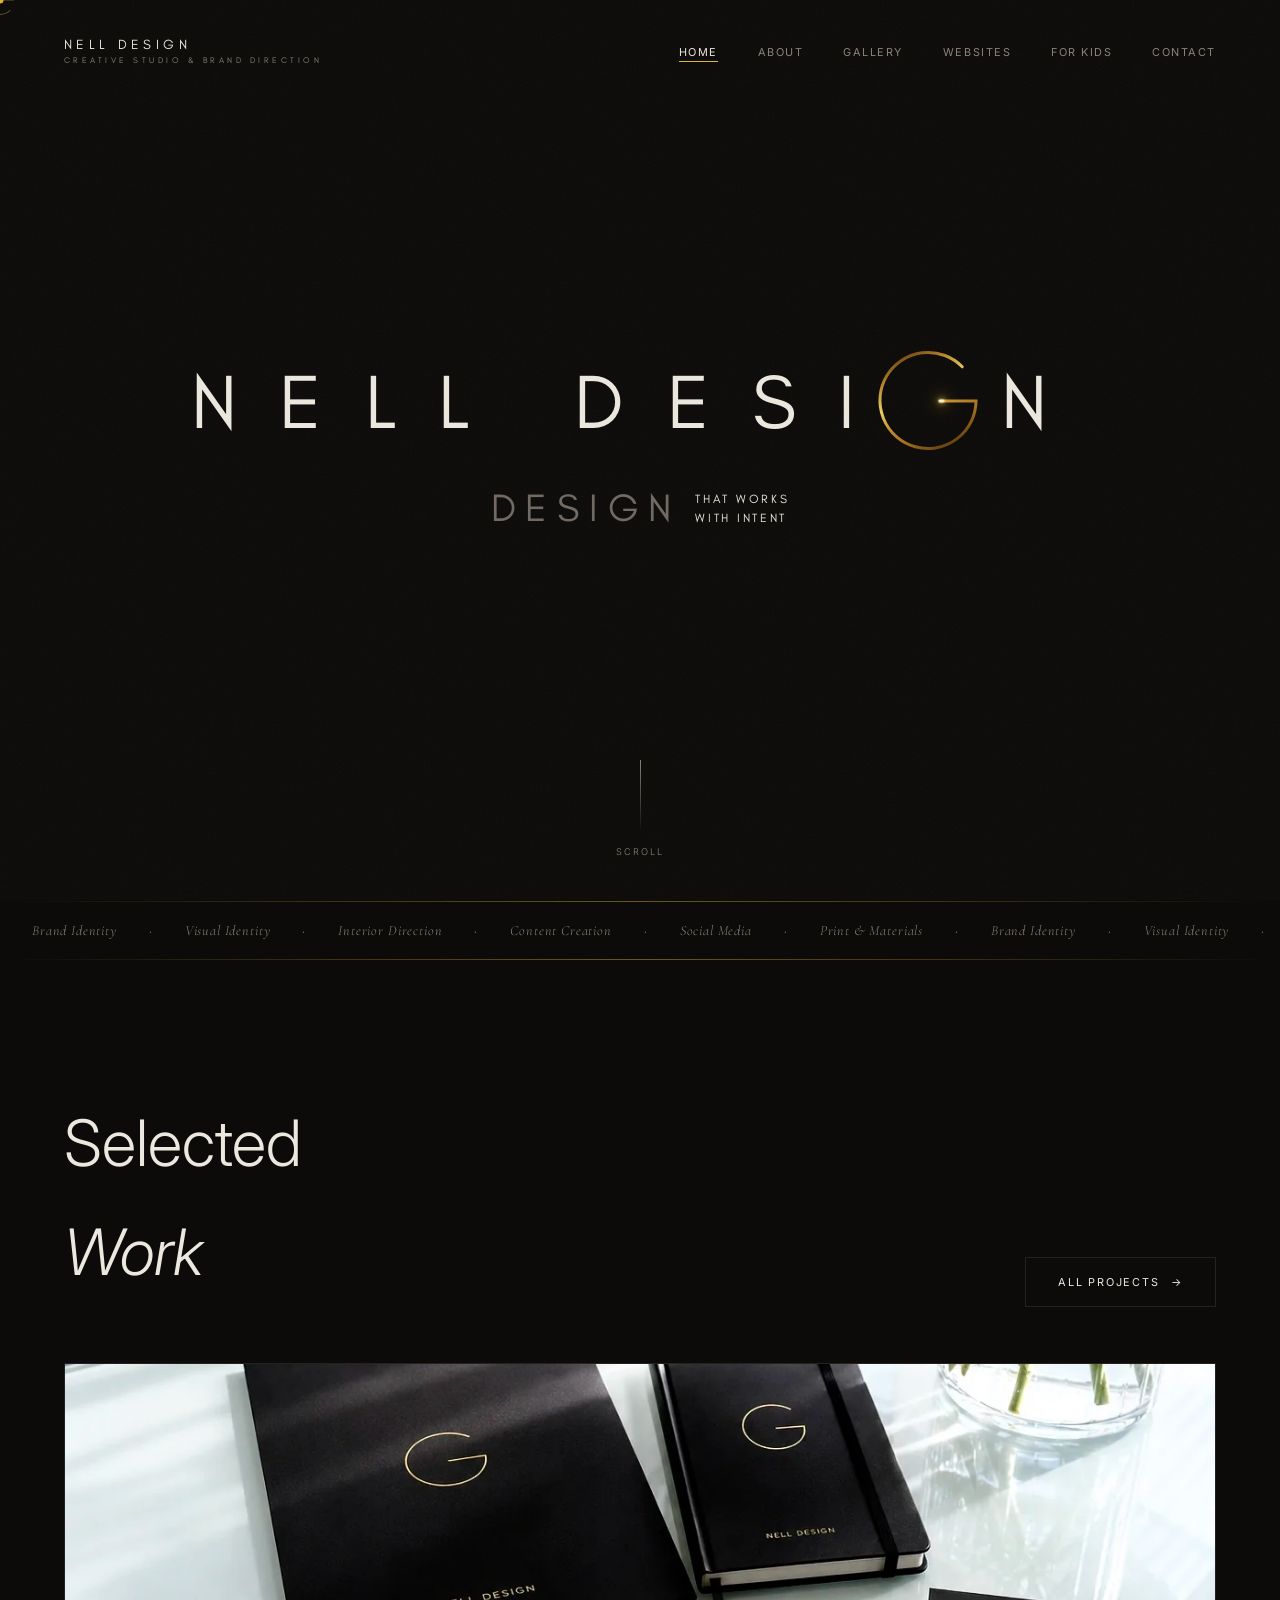
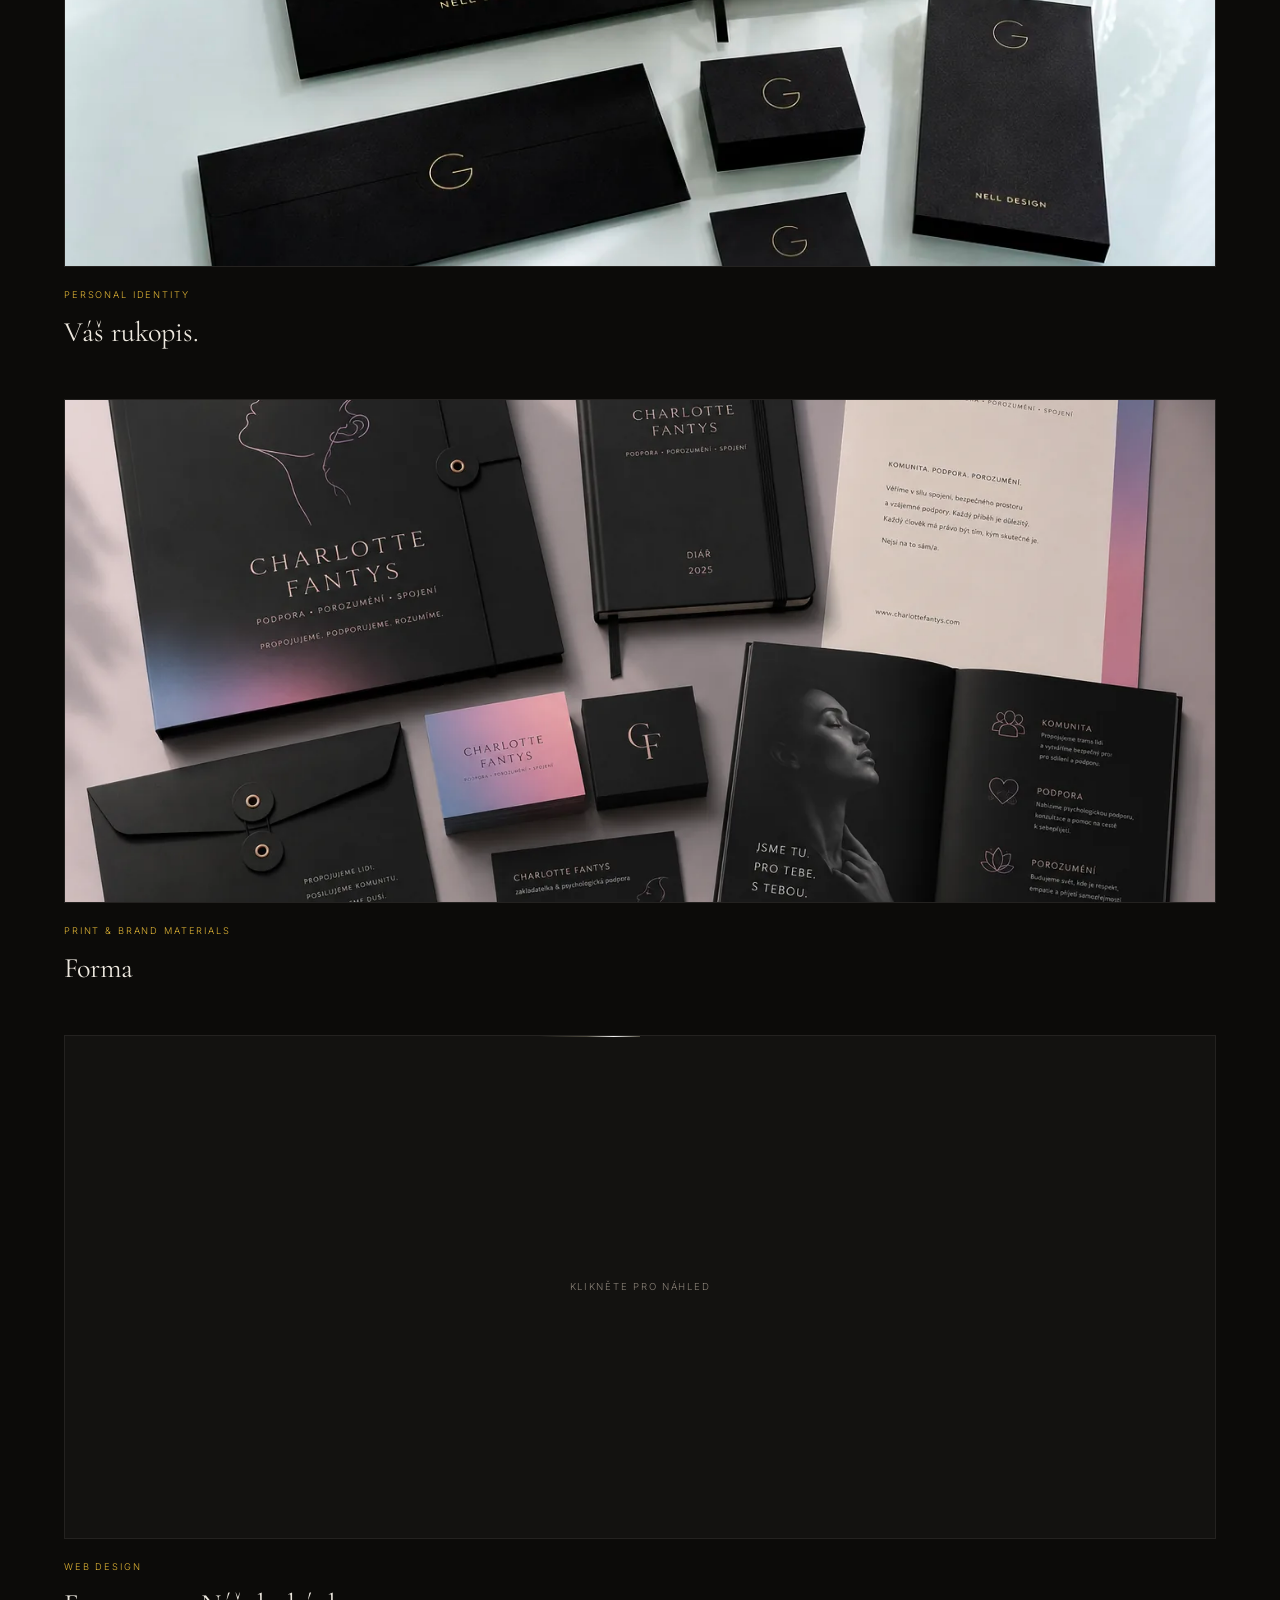
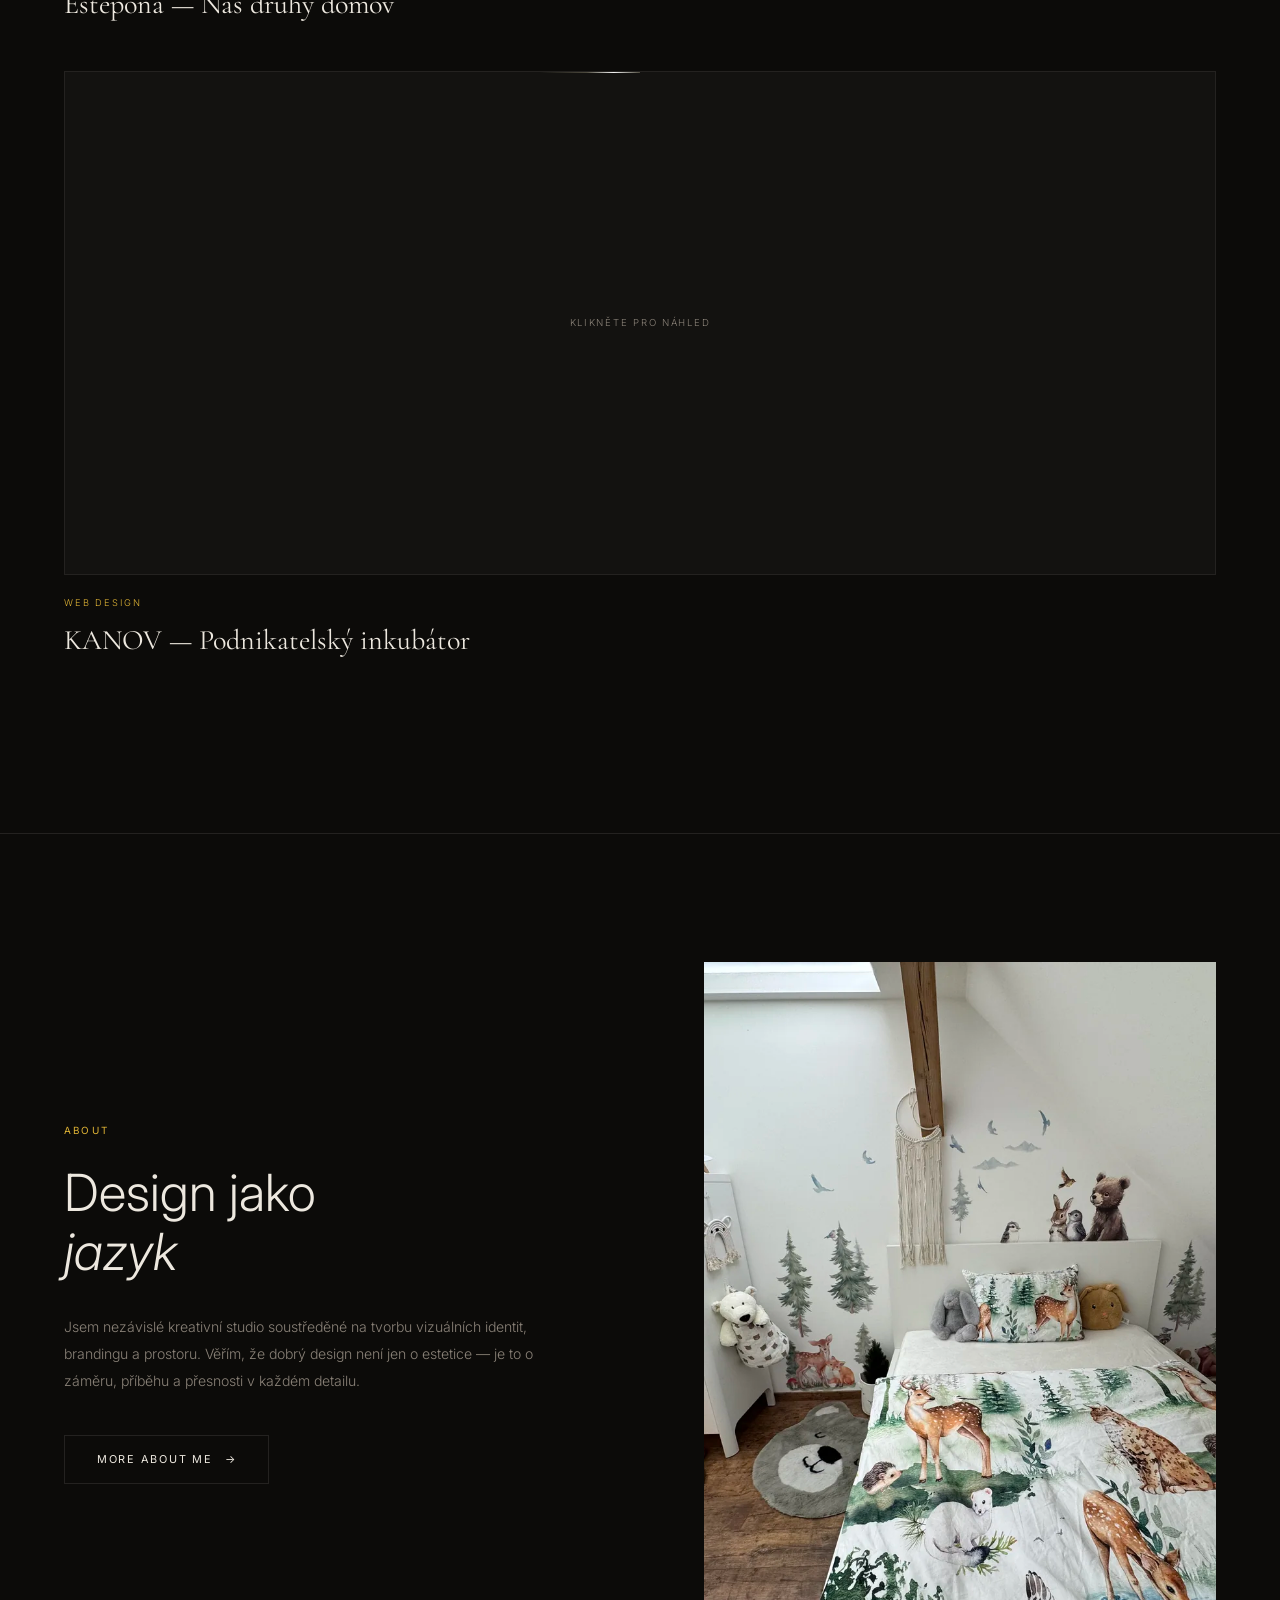
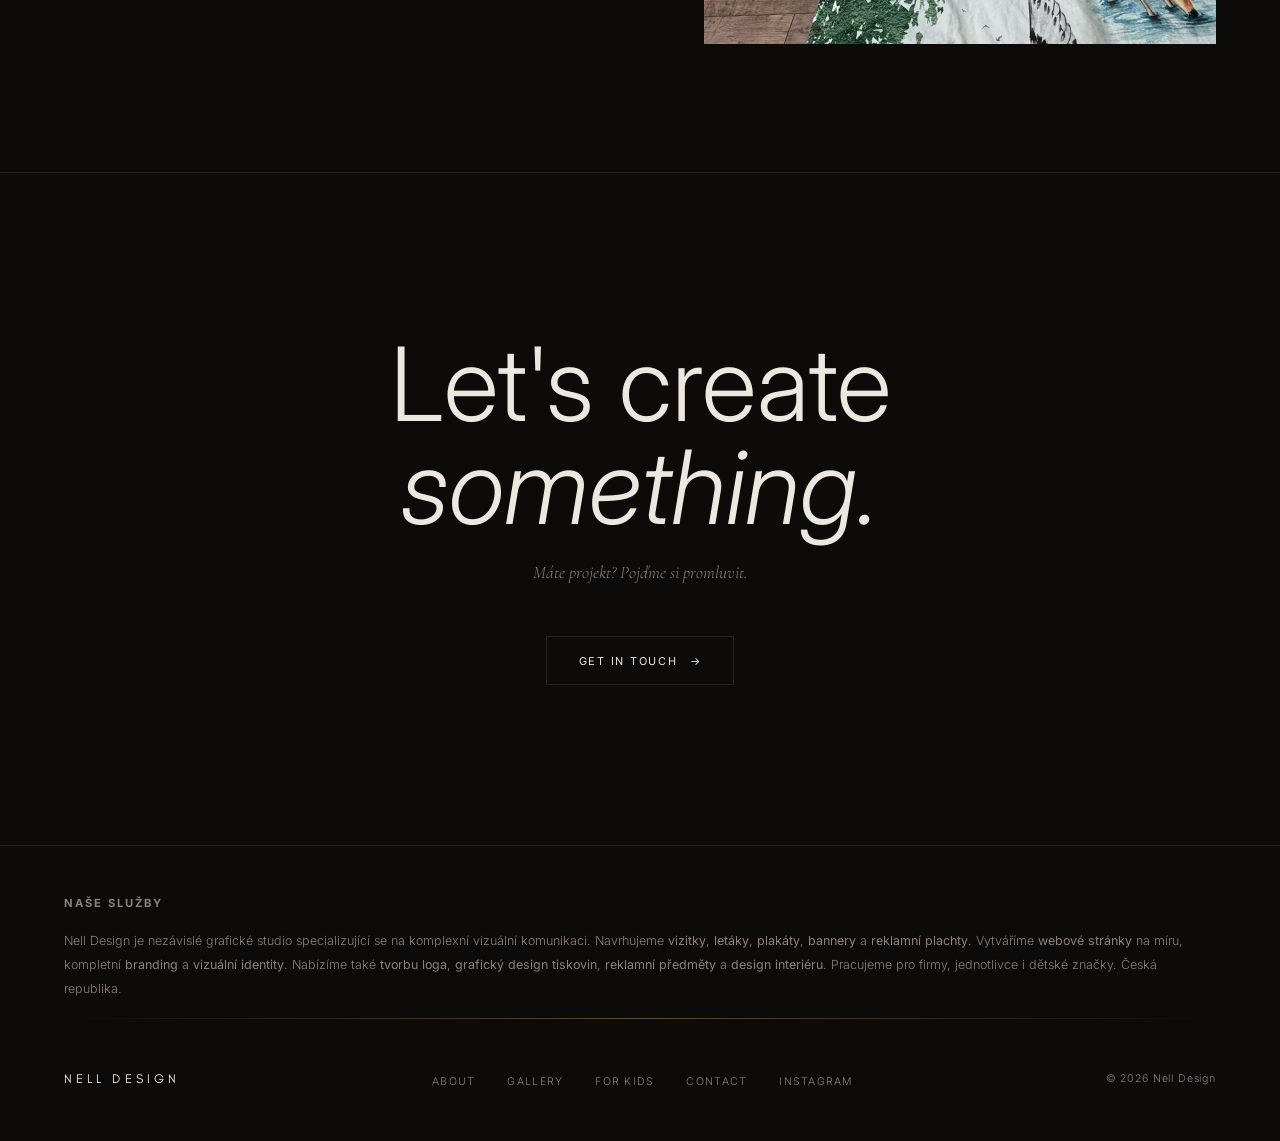
<file: index.html>
<!DOCTYPE html>
<html lang="cs">
<head>
  <meta charset="UTF-8">
  <meta name="viewport" content="width=device-width, initial-scale=1.0">
  <title>Nell Design — Grafické studio | Branding, Vizitky, Letáky, Weby, Grafický design</title>
  <meta name="description" content="Nezávislé grafické studio Nell Design. Tvoříme branding, vizuální identity, vizitky, letáky, plakáty, bannery, reklamní plachty, webové stránky a design interiéru. Česká republika.">
  <meta name="keywords" content="grafické studio, grafický design, branding, vizuální identita, vizitka, vizitky, leták, letáky, plakát, plakáty, banner, bannery, reklamní plachta, reklamní plachty, webové stránky, tvorba webových stránek, logo, tvorba loga, tiskoviny, design interiéru, reklamní předměty, kreativní studio, Nell Design">
  <meta name="author" content="Nell Haak — Nell Design">
  <meta name="robots" content="index, follow">
  <link rel="canonical" href="https://www.nelldesign.pro/">
  <meta name="google-site-verification" content="yNFPkFBbBJByjtqo6oIdgikneWxjjEmVkpWvV5gARIg">

  <!-- Open Graph -->
  <meta property="og:type" content="website">
  <meta property="og:url" content="https://www.nelldesign.pro/">
  <meta property="og:title" content="Nell Design — Grafické studio | Branding, Vizitky, Letáky, Weby">
  <meta property="og:description" content="Nezávislé grafické studio. Vizitky, letáky, plakáty, bannery, reklamní plachty, branding, webové stránky a design interiéru.">
  <meta property="og:locale" content="cs_CZ">
  <meta property="og:site_name" content="Nell Design">

  <!-- Structured data -->
  <script type="application/ld+json">
  {
    "@context": "https://schema.org",
    "@type": "ProfessionalService",
    "name": "Nell Design",
    "url": "https://www.nelldesign.pro",
    "logo": "https://www.nelldesign.pro/assets/logo-g-mark.jpg",
    "description": "Nezávislé kreativní studio zaměřené na branding, vizuální identity, interiéry a digitální obsah.",
    "founder": {
      "@type": "Person",
      "name": "Nell Haak"
    },
    "address": {
      "@type": "PostalAddress",
      "addressCountry": "CZ"
    },
    "contactPoint": {
      "@type": "ContactPoint",
      "email": "nellhaak.f@gmail.com",
      "contactType": "customer service"
    },
    "sameAs": [
      "https://www.instagram.com/nell_design.pro/"
    ],
    "serviceType": [
      "Branding",
      "Vizuální identita",
      "Grafický design",
      "Tvorba loga",
      "Vizitky",
      "Letáky",
      "Plakáty",
      "Bannery",
      "Reklamní plachty",
      "Tiskoviny",
      "Reklamní předměty",
      "Tvorba webových stránek",
      "Web design",
      "Design interiéru",
      "Social media design"
    ],
    "areaServed": {
      "@type": "Country",
      "name": "Česká republika"
    },
    "priceRange": "$$"
  }
  </script>

  <link rel="preload" href="glacial-indifference/GlacialIndifference-Regular.otf" as="font" type="font/otf" crossorigin>
    <link rel="preconnect" href="https://fonts.googleapis.com">
  <link rel="preconnect" href="https://fonts.gstatic.com" crossorigin>
  <link rel="stylesheet" href="https://fonts.googleapis.com/css2?family=Cormorant+Garamond:ital,wght@0,300;0,400;0,500;0,600;1,300;1,400&family=Inter:wght@300;400;500&display=swap" media="print" onload="this.media='all'">
  <noscript><link rel="stylesheet" href="https://fonts.googleapis.com/css2?family=Cormorant+Garamond:ital,wght@0,300;0,400;0,500;0,600;1,300;1,400&family=Inter:wght@300;400;500&display=swap"></noscript>
  <link rel="stylesheet" href="style.css">
  <style>
    /* ─── Hero ─── */
    .hero {
      height: 100svh;
      min-height: 600px;
      display: flex;
      flex-direction: column;
      justify-content: center;
      align-items: center;
      text-align: center;
      position: relative;
      padding: 0 5vw;
      position: relative;
    }
    .hero-eyebrow {
      font-size: 0.62rem;
      letter-spacing: 0.28em;
      text-transform: uppercase;
      color: var(--gold);
      margin-bottom: 2.5rem;
      opacity: 0;
      animation: fadeUp 1s var(--ease) .3s forwards;
    }
    .hero-title {
      font-family: var(--display);
      font-size: clamp(2.2rem, 6vw, 6rem);
      font-weight: 200;
      letter-spacing: 0.55em;
      text-transform: uppercase;
      line-height: 1.1;
      opacity: 0;
      animation: fadeUp 1.2s var(--ease) .55s forwards;
      position: relative;
      width: fit-content;
    }
    /* Záblesky z tahů písmen N a G */
    .glint-n, .glint-g { position: relative; display: inline-block; }
    .glint-g {
      color: transparent; /* text stays for spacing, SVG renders visually */
    }
    .glint-g::before { display: none; }
    .glint-g::after  { display: none !important; }
    .g-title-svg {
      position: absolute;
      top: 50%;
      /* letter-spacing 0.55em adds space AFTER the glyph, widening the span.
         Subtract half that (0.275em) so SVG centres on the actual character, not the wider span. */
      left: calc(50% - 0.275em);
      transform: translate(-50%, -50%);
      width: 1.22em; height: 1.22em;
      overflow: visible;
      pointer-events: none;
    }
.glint-n::after, .glint-g::after {
      content: '';
      position: absolute;
      background:
        linear-gradient(to bottom, transparent 0%, white 50%, transparent 100%) center / 2px 100% no-repeat,
        linear-gradient(to right,  transparent 0%, rgba(255,255,255,0.75) 50%, transparent 100%) center / 60% 1.5px no-repeat,
        linear-gradient(135deg, transparent 35%, rgba(255,255,255,0.2) 50%, transparent 65%) center / 100% 100% no-repeat,
        linear-gradient(45deg,  transparent 35%, rgba(255,255,255,0.2) 50%, transparent 65%) center / 100% 100% no-repeat;
      transform: scale(0);
      opacity: 0;
      pointer-events: none;
    }
    /* Záblesk z pravého horního rohu tahu N */
    .glint-n::after {
      top: 0.0em;
      right: 0.32em;
      width: 0.7em;
      height: 0.7em;
      filter: drop-shadow(0 0 5px rgba(255,255,255,0.95)) drop-shadow(0 0 14px rgba(184,151,90,0.45));
      animation: glint 10s ease-in-out infinite 2s;
    }
    /* Záblesk z horní části oblouku G — kde se kružnice otvírá */
    .glint-g::after {
      top: 0.02em;
      left: 0.52em;
      width: 0.55em;
      height: 0.55em;
      filter: drop-shadow(0 0 4px rgba(255,235,120,0.95)) drop-shadow(0 0 11px rgba(224,180,53,0.6));
      animation: glint 13s ease-in-out infinite 6.5s;
    }
    @keyframes glint {
      0%   { transform: scale(0);    opacity: 0; }
      4%   { transform: scale(1.15); opacity: 1; }
      7%   { transform: scale(0.88); opacity: 0.6; }
      10%  { transform: scale(1.02); opacity: 0.82; }
      15%  { transform: scale(0);    opacity: 0; }
      100% { transform: scale(0);    opacity: 0; }
    }
    .hero-claim {
      display: flex;
      align-items: center;
      gap: 0.9em;
      margin-top: 2rem;
      opacity: 0;
      animation: fadeUp 1s var(--ease) .95s forwards;
    }
    .claim-word {
      font-family: var(--display);
      font-size: clamp(1.66rem, 3.04vw, 2.43rem); /* desktop — funguje, neměnit */
      font-weight: 300;
      letter-spacing: 0.25em;
      text-transform: uppercase;
      color: #716962; /* warm dark — passes WCAG AA 3:1 for large text (20pt+) */
    }
    .claim-rest {
      font-family: var(--display);
      font-size: clamp(0.52rem, 0.95vw, 0.76rem);
      font-weight: 300;
      letter-spacing: 0.22em;
      text-transform: uppercase;
      color: var(--text);
      line-height: 1.6;
      text-align: left;
    }
    @media (max-width: 480px) {
      .hero-claim { gap: 0.6em; }
      .claim-word { font-size: clamp(1.9rem, 7.5vw, 2.2rem); } /* mobile only */
      .claim-rest { font-size: 0.5rem; }
    }
    .hero-scroll {
      position: absolute;
      bottom: 2.5rem;
      left: 0;
      right: 0;
      display: flex;
      flex-direction: column;
      align-items: center;
      gap: .75rem;
      opacity: 0;
      animation: fadeScrollIn 1s var(--ease) 1.5s forwards;
    }
    .hero-scroll span {
      font-size: 0.58rem;
      letter-spacing: 0.22em;
      text-transform: uppercase;
      color: var(--text-muted);
    }
    .scroll-line {
      width: 1px;
      height: 72px;
      background: linear-gradient(to bottom, var(--text-muted), transparent);
      animation: scrollPulse 2.2s ease-in-out infinite 2s;
    }
    @keyframes fadeScrollIn {
      from { opacity: 0; transform: translateY(22px); }
      to   { opacity: 1; transform: translateY(0); }
    }
    @keyframes scrollPulse {
      0%, 100% { opacity: 1; transform: scaleY(1); transform-origin: top; }
      50% { opacity: .3; transform: scaleY(.5); transform-origin: top; }
    }
    @keyframes fadeUp {
      from { opacity: 0.001; transform: translateY(22px); }
      to   { opacity: 1; transform: none; }
    }
    /* Mobile: reduce animation delays for faster LCP */
    @media (max-width: 768px) {
      .hero-eyebrow { animation-delay: 0.05s; }
      .hero-title   { animation-delay: 0.1s; }
      .hero-claim   { animation-delay: 0.3s; }
    }

    /* ─── Work preview ─── */
    .work-preview { padding: 8rem 5vw; }
    .work-preview-header {
      display: flex;
      justify-content: space-between;
      align-items: flex-end;
      margin-bottom: 3.5rem;
    }
    .work-preview-header h2 {
      font-size: clamp(2.5rem, 5vw, 4.5rem);
      font-weight: 300;
    }
    .projects-grid {
      display: flex;
      flex-direction: column;
      gap: 2px;
    }
    .project-card.featured .project-thumb { aspect-ratio: 16/7; }
    .project-card:not(.featured) .project-thumb { aspect-ratio: 16/7; }
    .project-thumb {
      width: 100%;
      background: var(--bg-alt);
      border: 1px solid var(--border);
      overflow: hidden;
      transition: opacity .5s;
    }
    .project-thumb img {
      width: 100%;
      height: 100%;
      object-fit: cover;
      display: block;
      transition: transform .9s var(--ease);
    }
    .project-card:hover .project-thumb img { transform: scale(1.04); }
    .project-info { padding: 1.25rem 0 2.5rem; }
    .project-cat {
      font-size: 0.58rem;
      letter-spacing: 0.2em;
      text-transform: uppercase;
      color: var(--gold);
      margin-bottom: .4rem;
    }
    .project-name {
      font-family: var(--serif);
      font-size: clamp(1.3rem, 2.2vw, 1.9rem);
      font-weight: 400;
    }

    /* ─── Web iframe thumbs ─── */
    @property --la-h {
      syntax: '<angle>';
      initial-value: 0deg;
      inherits: false;
    }
    .web-thumb {
      position: relative;
      overflow: hidden;
      background: #080808;
    }
    .web-thumb::before {
      content: '';
      position: absolute;
      inset: 0;
      z-index: 20;
      pointer-events: none;
      padding: 1.5px;
      background: conic-gradient(
        from var(--la-h) at 50% 50%,
        transparent        0deg,
        transparent      338deg,
        rgba(255,245,200,0.25) 348deg,
        rgba(255,255,255,0.95) 354deg,
        rgba(255,245,200,0.25) 360deg
      );
      -webkit-mask:
        linear-gradient(#fff 0 0) content-box,
        linear-gradient(#fff 0 0);
      mask:
        linear-gradient(#fff 0 0) content-box,
        linear-gradient(#fff 0 0);
      -webkit-mask-composite: xor;
      mask-composite: exclude;
      animation: laserHome 4s linear infinite;
    }
    @keyframes laserHome { to { --la-h: 360deg; } }
    .web-thumb iframe {
      position: absolute;
      top: 0; left: 0;
      transform-origin: top left;
      pointer-events: none;
      border: none;
    }

    /* ─── About teaser ─── */
    .about-teaser {
      padding: 8rem 5vw;
      display: grid;
      grid-template-columns: 1fr 1fr;
      gap: 8rem;
      align-items: center;
      border-top: 1px solid var(--border);
    }
    .about-teaser-text h2 {
      font-size: clamp(2rem, 4vw, 3.5rem);
      font-weight: 300;
      margin-bottom: 2rem;
      line-height: 1.15;
    }
    .about-teaser-text p {
      font-size: 0.88rem;
      line-height: 1.95;
      color: var(--text-muted);
      margin-bottom: 2.5rem;
    }

    /* ─── CTA ─── */
    .cta-section {
      padding: 10rem 5vw;
      text-align: center;
      border-top: 1px solid var(--border);
    }
    .cta-section h2 {
      font-size: clamp(3rem, 8vw, 8rem);
      font-weight: 300;
      line-height: 1;
      margin-bottom: 1.25rem;
    }
    .cta-section p {
      font-family: var(--serif);
      font-style: italic;
      font-size: clamp(0.9rem, 1.5vw, 1.1rem);
      color: var(--text-muted);
      margin-bottom: 3rem;
    }

    @media (max-width: 768px) {
      .hero-title {
        font-size: clamp(2.4rem, 10vw, 3.5rem);
        letter-spacing: 0.1em;
      }
      /* Smaller G on mobile — tight letter-spacing makes 1.22em look oversized */
      .g-title-svg {
        left: calc(50% - 0.05em);
        width: 0.88em;
        height: 0.88em;
      }
      .hero-deco-g {
        display: block;
        position: absolute;
        top: 4.5rem;
        right: 4vw;
        width: 38vw;
        max-width: 160px;
        opacity: 0.7;
        pointer-events: none;
      }
    }
    .hero-deco-g { display: none !important; }
    @media (max-width: 768px) {
      .hero-deco-g { display: block; }
      .work-preview-header { flex-direction: column; align-items: flex-start; gap: 1.5rem; }
      .projects-grid { grid-template-columns: 1fr; }
      .project-card.featured { grid-column: auto; }
      .project-card.featured .project-thumb,
      .project-card:not(.featured) .project-thumb { aspect-ratio: 4/3; }
      .about-teaser { grid-template-columns: 1fr; gap: 3rem; }
      .about-teaser-img { order: -1; }
    }
  </style>
</head>
<body>

  <!-- Custom cursor -->
  <div class="cursor" id="cursor"></div>
  <div class="cursor-ring" id="cursorRing"></div>

  <!-- Navigation -->
  <nav class="nav" id="nav">
    <a href="index.html" class="nav-logo"><span class="nav-logo-name">Nell Design</span><span class="nav-logo-sub">Creative Studio &amp; Brand Direction</span></a>
    <ul class="nav-links" id="navLinks">
      <li><a href="index.html" class="active">Home</a></li>
      <li><a href="about.html">About</a></li>
      <li><a href="galerie.html">Gallery</a></li>
      <li><a href="weby.html">Websites</a></li>
      <li><a href="kids.html">For Kids</a></li>
      <li><a href="contact.html">Contact</a></li>
    </ul>
    <button class="nav-toggle" id="navToggle" aria-label="Menu">
      <span></span><span></span>
    </button>
  </nav>

  <main id="main-content">

  <!-- Hero -->
  <section class="hero">
    <svg class="hero-deco-g" viewBox="0 0 200 200" xmlns="http://www.w3.org/2000/svg" aria-hidden="true">
      <defs>
        <linearGradient id="deco-gold-h" x1="25%" y1="0%" x2="75%" y2="100%">
          <stop offset="0%"   stop-color="#6b4012"/>
          <stop offset="18%"  stop-color="#b88528"/>
          <stop offset="40%"  stop-color="#edd060"/>
          <stop offset="58%"  stop-color="#c49030"/>
          <stop offset="80%"  stop-color="#9a6818"/>
          <stop offset="100%" stop-color="#5a380e"/>
        </linearGradient>
        <filter id="deco-glow-h" x="-30%" y="-30%" width="160%" height="160%">
          <feGaussianBlur stdDeviation="4.5" result="blur"/>
          <feMerge><feMergeNode in="blur"/><feMergeNode in="SourceGraphic"/></feMerge>
        </filter>
      </defs>
      <path d="M 120 100 L 180 100 A 80 80 0 1 1 157 43"
            fill="none" stroke="url(#deco-gold-h)" stroke-width="3.2" stroke-linecap="round"/>
        <path class="g-laser-path" d="M 120 100 L 180 100 A 80 80 0 1 1 157 43"
              fill="none" stroke="rgba(255,245,180,0.95)" stroke-width="3.2"
              stroke-linecap="round" pointer-events="none"/>
      <g class="g-star" transform="translate(157, 43)" filter="url(#deco-glow-h)">
        <line x1="0" y1="-13" x2="0" y2="13" stroke="rgba(255,245,200,0.95)" stroke-width="1.2" stroke-linecap="round"/>
        <line x1="-13" y1="0" x2="13" y2="0" stroke="rgba(255,245,200,0.6)" stroke-width="0.7" stroke-linecap="round"/>
        <line x1="-8" y1="-8" x2="8" y2="8" stroke="rgba(255,245,200,0.4)" stroke-width="0.5" stroke-linecap="round"/>
        <line x1="8" y1="-8" x2="-8" y2="8" stroke="rgba(255,245,200,0.4)" stroke-width="0.5" stroke-linecap="round"/>
      </g>
    </svg>
    <!-- hero-eyebrow přesunuto do nav-logo -->
    <h1 class="hero-title"><span class="glint-n">N</span>ell Desi<span class="glint-g">g<svg class="g-title-svg" viewBox="22 22 156 156" xmlns="http://www.w3.org/2000/svg" aria-hidden="true"><defs><linearGradient id="deco-gold-t" x1="25%" y1="0%" x2="75%" y2="100%"><stop offset="0%" stop-color="#6b4012"/><stop offset="18%" stop-color="#b88528"/><stop offset="40%" stop-color="#edd060"/><stop offset="58%" stop-color="#c49030"/><stop offset="80%" stop-color="#9a6818"/><stop offset="100%" stop-color="#5a380e"/></linearGradient></defs><path d="M 120 100 L 180 100 A 80 80 0 1 1 157 43" fill="none" stroke="url(#deco-gold-t)" stroke-width="5" stroke-linecap="round"/><path class="g-laser-path" d="M 120 100 L 180 100 A 80 80 0 1 1 157 43" fill="none" stroke="rgba(255,245,180,0.95)" stroke-width="6" stroke-linecap="round" pointer-events="none"/></svg></span>n</h1>
    <p class="hero-claim">
      <span class="claim-word">Design</span>
      <span class="claim-rest">that works<br>with intent</span>
    </p>
    <div class="hero-scroll">
      <div class="scroll-line"></div>
      <span>Scroll</span>
    </div>
  </section>

  <!-- Services marquee -->
  <div class="marquee-wrap">
    <div class="marquee-track">
      <span>Brand Identity</span><span class="dot">·</span>
      <span>Visual Identity</span><span class="dot">·</span>
      <span>Interior Direction</span><span class="dot">·</span>
      <span>Content Creation</span><span class="dot">·</span>
      <span>Social Media</span><span class="dot">·</span>
      <span>Print &amp; Materials</span><span class="dot">·</span>
      <span>Brand Identity</span><span class="dot">·</span>
      <span>Visual Identity</span><span class="dot">·</span>
      <span>Interior Direction</span><span class="dot">·</span>
      <span>Content Creation</span><span class="dot">·</span>
      <span>Social Media</span><span class="dot">·</span>
      <span>Print &amp; Materials</span><span class="dot">·</span>
    </div>
  </div>

  <!-- Work Preview -->
  <section class="work-preview">
    <div class="work-preview-header" data-reveal>
      <h2>Selected<br><em>Work</em></h2>
      <a href="galerie.html" class="btn">All projects <span class="btn-arrow">→</span></a>
    </div>
    <div class="projects-grid">
      <div class="project-card featured" data-reveal>
        <div class="project-thumb">
          <img src="assets/g-nell.webp" loading="lazy" alt="Osobní identita — logo na zakázku">
        </div>
        <div class="project-info">
          <p class="project-cat">Personal Identity</p>
          <h3 class="project-name">Váš rukopis.</h3>
        </div>
      </div>
      <div class="project-card" data-reveal data-delay="1">
        <div class="project-thumb">
          <img src="assets/charlotte-fantys.webp" loading="lazy" alt="Forma — print & brand materials">
        </div>
        <div class="project-info">
          <p class="project-cat">Print &amp; Brand Materials</p>
          <h3 class="project-name">Forma</h3>
        </div>
      </div>
      <div class="project-card" data-reveal data-delay="2">
        <div class="project-thumb web-thumb" id="home-step"></div>
        <div class="project-info">
          <p class="project-cat">Web Design</p>
          <h3 class="project-name">Estepona — Náš druhý domov</h3>
        </div>
      </div>
      <div class="project-card" data-reveal data-delay="3">
        <div class="project-thumb web-thumb" id="home-kanov"></div>
        <div class="project-info">
          <p class="project-cat">Web Design</p>
          <h3 class="project-name">KANOV — Podnikatelský inkubátor</h3>
        </div>
      </div>
    </div>
  </section>

  <!-- About teaser -->
  <section class="about-teaser">
    <div class="about-teaser-text" data-reveal>
      <span class="section-label">About</span>
      <h2>Design jako<br><em>jazyk</em></h2>
      <p>Jsem nezávislé kreativní studio soustředěné na tvorbu vizuálních identit, brandingu a prostoru. Věřím, že dobrý design není jen o estetice — je to o záměru, příběhu a přesnosti v každém detailu.</p>
      <a href="about.html" class="btn">More about me <span class="btn-arrow">→</span></a>
    </div>
    <div class="about-teaser-img" data-reveal data-delay="2">
      <img src="assets/kids-po-img_1402.webp" loading="lazy" alt="For Kids — rekonstrukce pokojíčku" style="width:100%;aspect-ratio:3/4;object-fit:cover;display:block;">
    </div>
  </section>

  <!-- CTA -->
  <section class="cta-section">
    <div data-reveal>
      <h2>Let's create<br><em>something.</em></h2>
      <p>Máte projekt? Pojďme si promluvit.</p>
      <a href="contact.html" class="btn">Get in touch <span class="btn-arrow">→</span></a>
    </div>
  </section>

  <!-- SEO text block — viditelný jen crawlerům, vizuálně minimální -->
  <section style="padding:3rem 5vw 1rem;border-top:1px solid var(--border);">
    <div style="max-width:72rem;margin:0 auto;">
      <h2 style="font-size:0.7rem;letter-spacing:0.18em;text-transform:uppercase;color:var(--text-muted);margin-bottom:1rem;">Naše služby</h2>
      <p style="font-size:0.78rem;line-height:1.9;color:var(--text-muted);">
        Nell Design je nezávislé grafické studio specializující se na komplexní vizuální komunikaci.
        Navrhujeme <strong style="color:var(--text-muted);font-weight:400;">vizitky</strong>, <strong style="color:var(--text-muted);font-weight:400;">letáky</strong>,
        <strong style="color:var(--text-muted);font-weight:400;">plakáty</strong>, <strong style="color:var(--text-muted);font-weight:400;">bannery</strong>
        a <strong style="color:var(--text-muted);font-weight:400;">reklamní plachty</strong>.
        Vytváříme <strong style="color:var(--text-muted);font-weight:400;">webové stránky</strong> na míru, kompletní
        <strong style="color:var(--text-muted);font-weight:400;">branding</strong> a <strong style="color:var(--text-muted);font-weight:400;">vizuální identity</strong>.
        Nabízíme také <strong style="color:var(--text-muted);font-weight:400;">tvorbu loga</strong>,
        <strong style="color:var(--text-muted);font-weight:400;">grafický design tiskovin</strong>,
        <strong style="color:var(--text-muted);font-weight:400;">reklamní předměty</strong> a
        <strong style="color:var(--text-muted);font-weight:400;">design interiéru</strong>.
        Pracujeme pro firmy, jednotlivce i dětské značky. Česká republika.
      </p>
    </div>
  </section>

  <!-- Footer -->
  </main>

  <footer>
    <span class="footer-logo">Nell Design</span>
    <ul class="footer-links">
      <li><a href="about.html">About</a></li>
      <li><a href="galerie.html">Gallery</a></li>
      <li><a href="kids.html">For Kids</a></li>
      <li><a href="contact.html">Contact</a></li>
      <li><a href="https://www.instagram.com/nell_design.pro/" target="_blank" rel="noopener">Instagram</a></li>
    </ul>
    <span class="footer-copy">© 2026 Nell Design</span>
  </footer>

  <script>
    // Nav scroll
    const nav = document.getElementById('nav');
    window.addEventListener('scroll', () => {
      nav.classList.toggle('scrolled', window.scrollY > 60);
    }, { passive: true });

    // Mobile nav
    const toggle = document.getElementById('navToggle');
    const links  = document.getElementById('navLinks');
    toggle.addEventListener('click', () => {
      const navEl = document.getElementById('nav');
      const open = links.classList.toggle('open');
      toggle.classList.toggle('open', open);
      if (navEl) { navEl.style.backdropFilter = open ? 'none' : ''; navEl.style.webkitBackdropFilter = open ? 'none' : ''; }
      document.body.style.overflow = open ? 'hidden' : '';
    });
    links.querySelectorAll('a').forEach(a => a.addEventListener('click', () => {
      links.classList.remove('open');
      toggle.classList.remove('open');
      document.body.style.overflow = '';
    }));

    // Reveal on scroll
    const ro = new IntersectionObserver(entries => {
      entries.forEach(e => {
        if (e.isIntersecting) { e.target.classList.add('visible'); ro.unobserve(e.target); }
      });
    }, { threshold: 0.08 });
    document.querySelectorAll('[data-reveal]').forEach(el => ro.observe(el));

    // Custom cursor
    const cursor = document.getElementById('cursor');
    const ring   = document.getElementById('cursorRing');
    let mx = 0, my = 0, rx = 0, ry = 0;
    document.addEventListener('mousemove', e => { mx = e.clientX; my = e.clientY; });
    function animCursor() {
      cursor.style.left = mx + 'px'; cursor.style.top = my + 'px';
      rx += (mx - rx) * .12; ry += (my - ry) * .12;
      ring.style.left = rx + 'px'; ring.style.top = ry + 'px';
      requestAnimationFrame(animCursor);
    }
    animCursor();
    document.querySelectorAll('a, button').forEach(el => {
      el.addEventListener('mouseenter', () => { cursor.classList.add('hover'); ring.classList.add('hover'); });
      el.addEventListener('mouseleave', () => { cursor.classList.remove('hover'); ring.classList.remove('hover'); });
    });

    // Web iframe thumbnails — load only on click (prevents loading full sites during PageSpeed test)
    [
      { id: 'home-step',  url: 'https://www-estepona.pages.dev/', title: 'Ukázka webu Estepona — Náš druhý domov' },
      { id: 'home-kanov', url: 'https://www-kanov.pages.dev/', title: 'Ukázka webu KANOV — Podnikatelský inkubátor' }
    ].forEach(({ id, url, title }) => {
      const wrap = document.getElementById(id);
      if (!wrap) return;

      // Show a "click to load preview" overlay until user clicks
      wrap.style.cursor = 'pointer';
      wrap.style.background = 'var(--bg-alt)';
      wrap.style.display = 'flex';
      wrap.style.alignItems = 'center';
      wrap.style.justifyContent = 'center';
      const hint = document.createElement('span');
      hint.textContent = 'Klikněte pro náhled';
      hint.style.cssText = 'font-size:0.6rem;letter-spacing:0.18em;text-transform:uppercase;color:var(--text-muted);pointer-events:none;';
      wrap.appendChild(hint);

      wrap.addEventListener('click', () => {
        wrap.removeChild(hint);
        wrap.style.cursor = '';
        wrap.style.background = '';
        wrap.style.display = '';
        wrap.style.alignItems = '';
        wrap.style.justifyContent = '';
        const ifr = document.createElement('iframe');
        ifr.src = url;
        ifr.title = title;
        wrap.appendChild(ifr);
        function applyScale() {
          const scale = wrap.offsetWidth / 1400;
          const h = Math.ceil(wrap.offsetHeight / scale);
          ifr.style.width  = '1400px';
          ifr.style.height = h + 'px';
          ifr.style.transform = `scale(${scale})`;
        }
        applyScale();
        new ResizeObserver(applyScale).observe(wrap);
      }, { once: true });
    });
  </script>

</body>
</html>
</file>
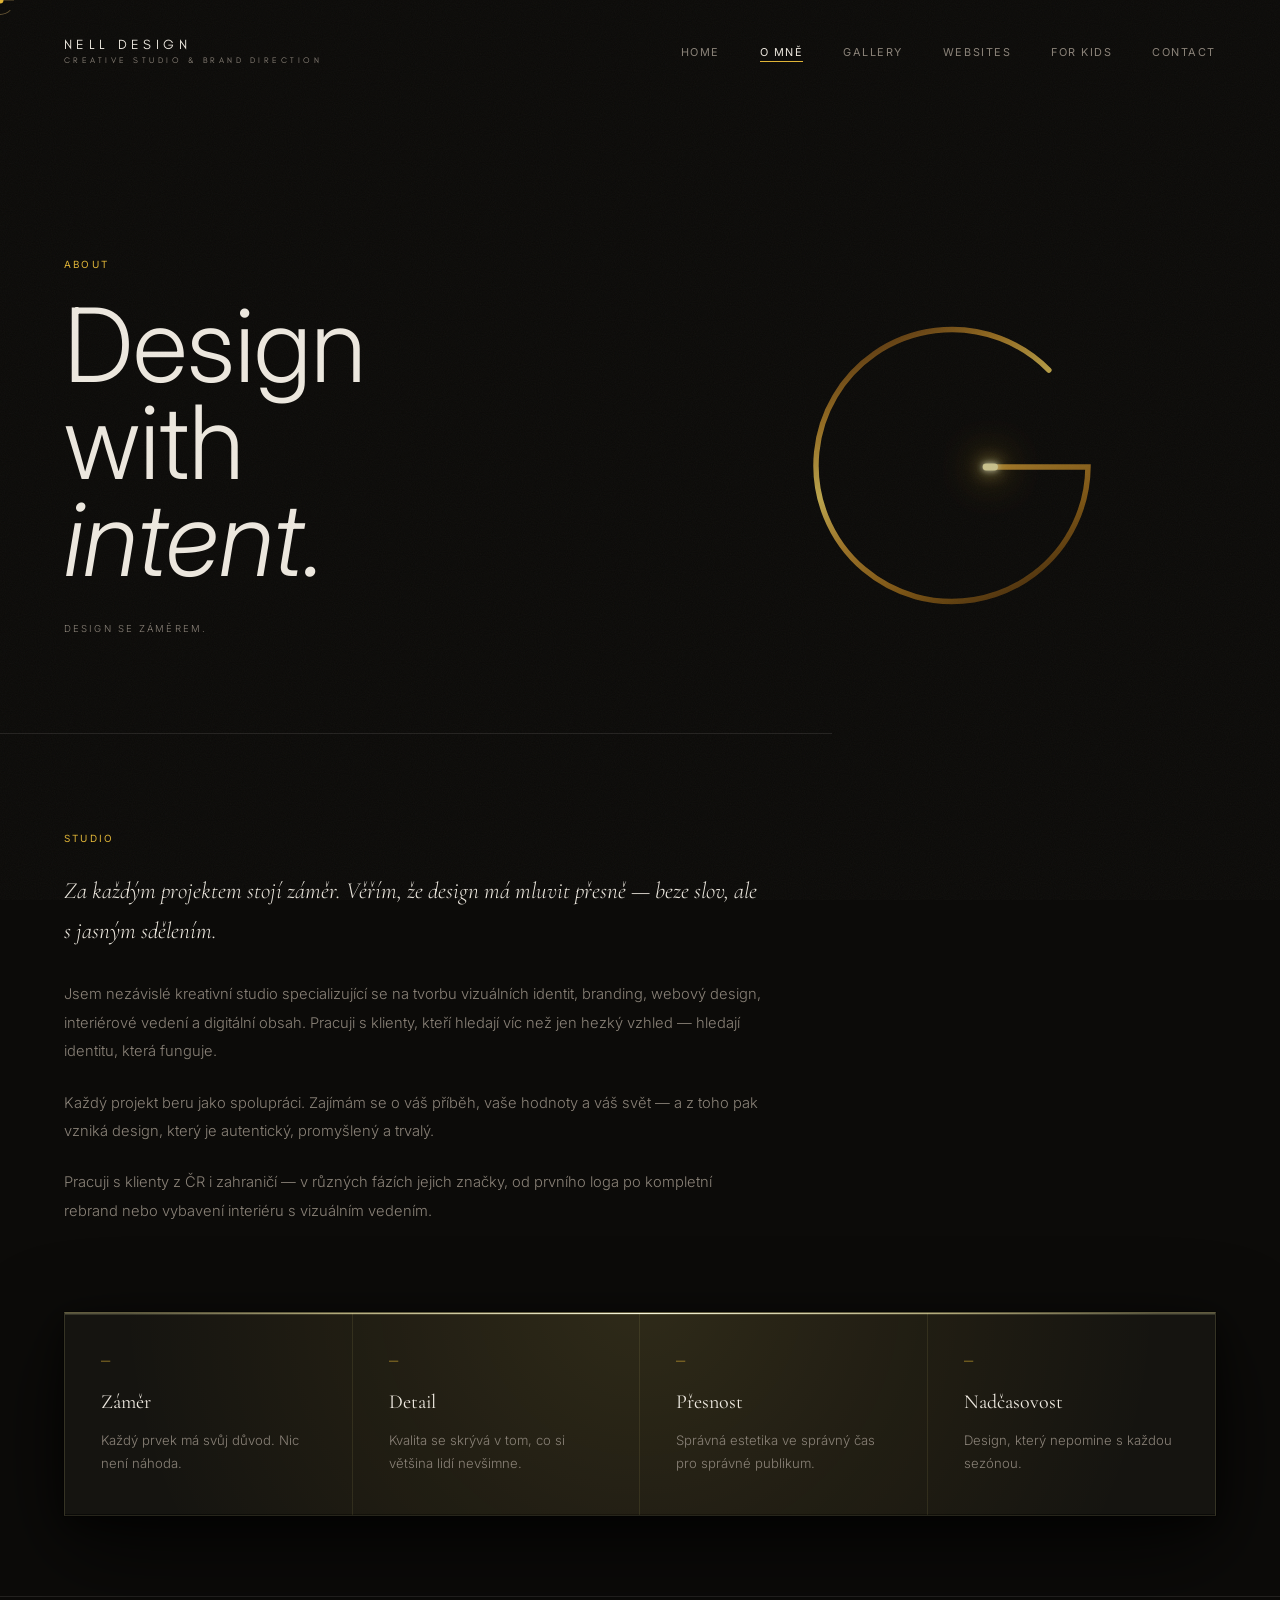
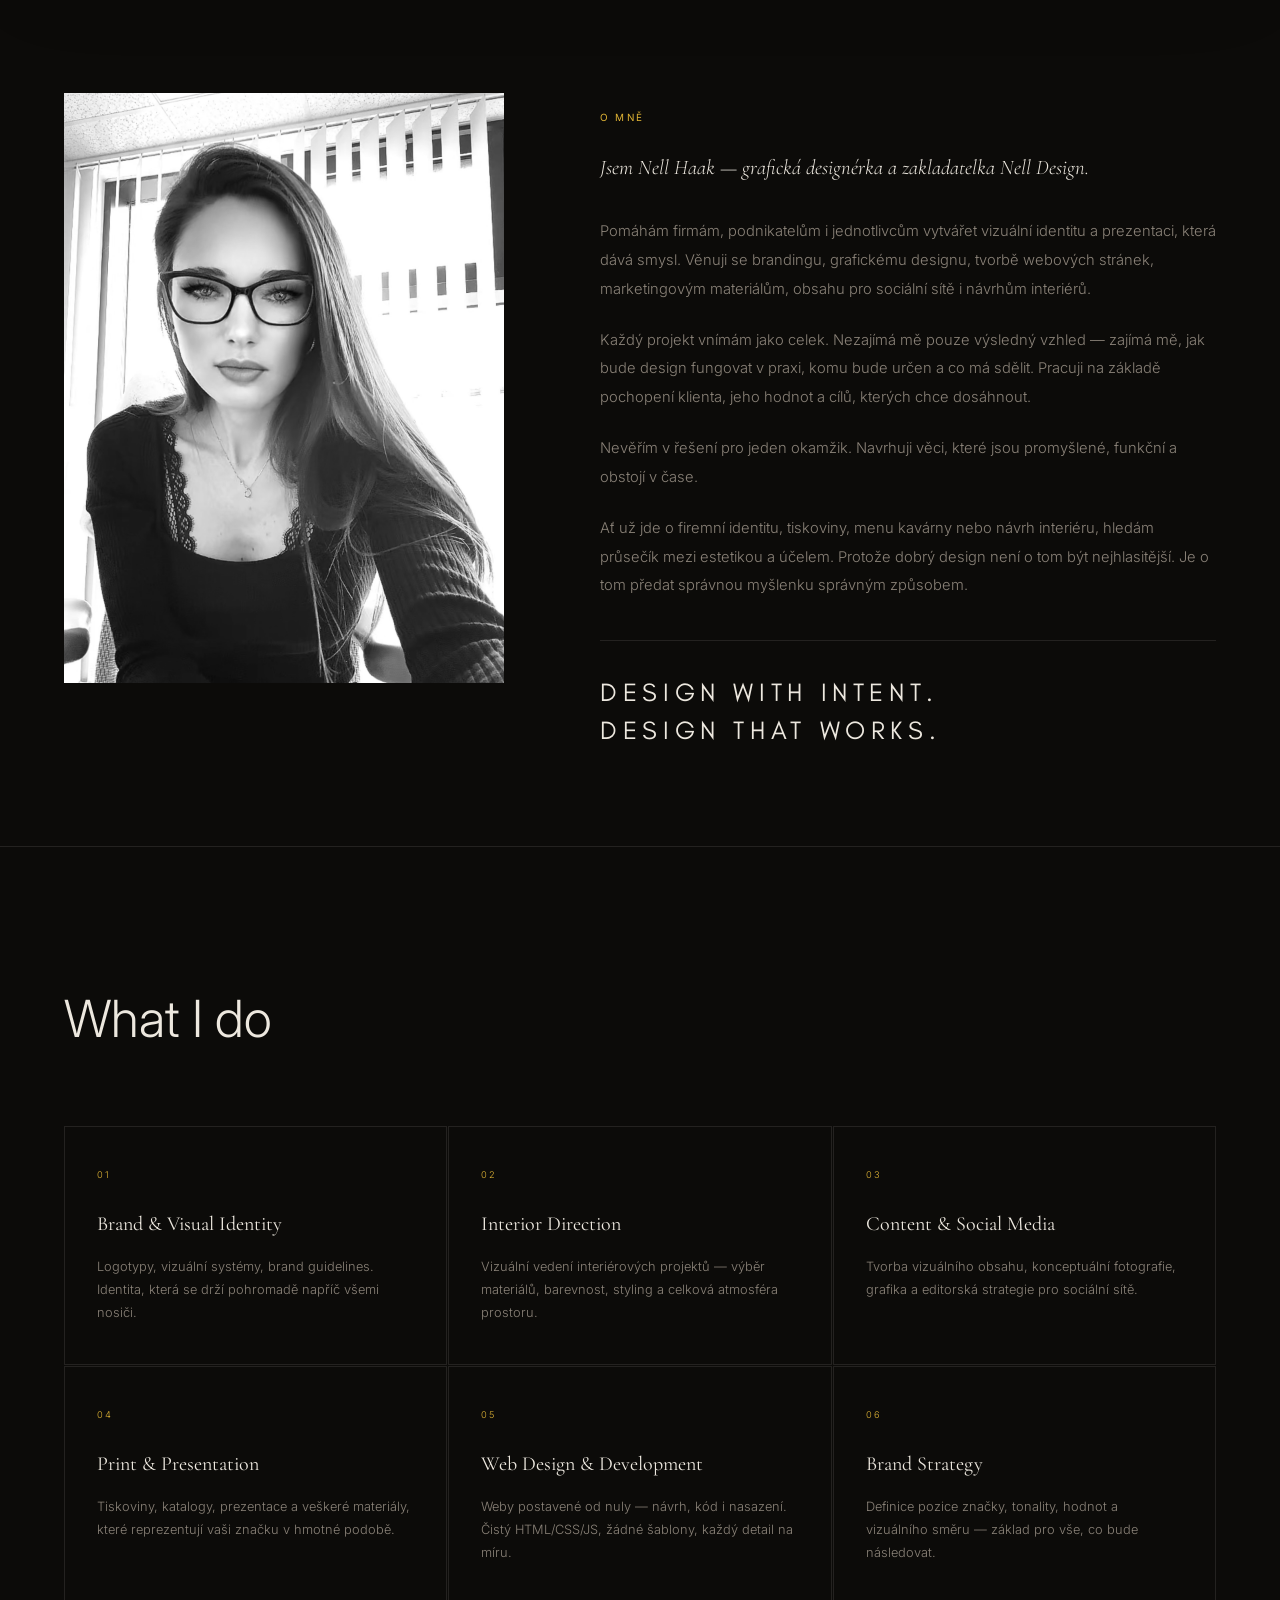
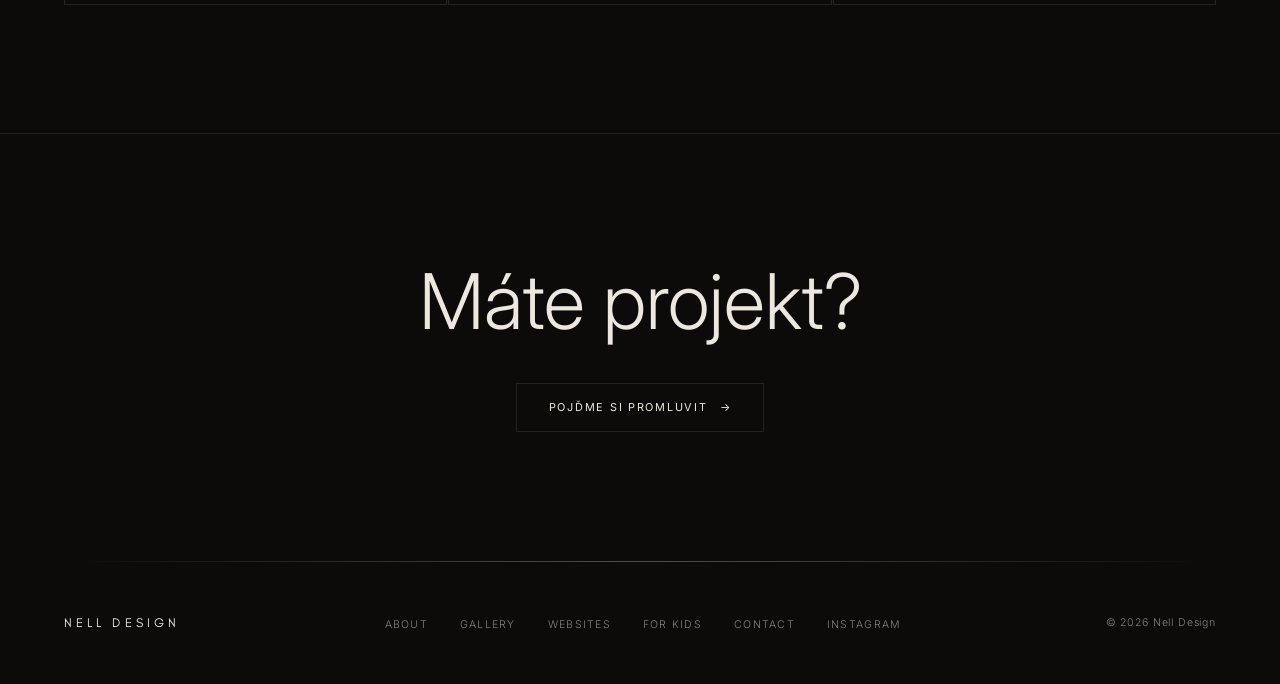
<file: about.html>
<!DOCTYPE html>
<html lang="cs">
<head>
  <meta charset="UTF-8">
  <meta name="viewport" content="width=device-width, initial-scale=1.0">
  <title>O nás — Nell Design | Grafická designérka, branding, grafický design</title>
  <meta name="description" content="Nell Haak — nezávislá grafická designérka a kreativní studio. Vizuální identity, branding, vizitky, letáky, plakáty, bannery, webové stránky a design interiéru. Osobní přístup, vysoká kvalita.">
  <meta name="keywords" content="grafická designérka, grafický design, branding, vizuální identita, kreativní studio, vizitka, leták, plakát, banner, tiskoviny, webové stránky, design interiéru, Nell Haak, Nell Design">
  <meta name="author" content="Nell Haak — Nell Design">
  <meta name="robots" content="index, follow">
  <link rel="canonical" href="https://www.nelldesign.pro/about.html">
  <!-- Open Graph -->
  <meta property="og:type" content="website">
  <meta property="og:url" content="https://www.nelldesign.pro/about.html">
  <meta property="og:title" content="O nás — Nell Design | Grafická designérka">
  <meta property="og:description" content="Nell Haak — grafická designérka a kreativní studio. Branding, vizitky, letáky, plakáty, bannery, webové stránky a design interiéru.">
  <meta property="og:locale" content="cs_CZ">
  <meta property="og:site_name" content="Nell Design">
  <!-- Structured data -->
  <script type="application/ld+json">
  {
    "@context": "https://schema.org",
    "@type": "Person",
    "name": "Nell Haak",
    "jobTitle": "Grafická designérka",
    "worksFor": { "@type": "Organization", "name": "Nell Design", "url": "https://www.nelldesign.pro" },
    "url": "https://www.nelldesign.pro/about.html",
    "sameAs": ["https://www.instagram.com/nell_design.pro/"],
    "knowsAbout": ["Grafický design", "Branding", "Vizuální identita", "Tvorba webových stránek", "Tiskoviny", "Design interiéru", "Vizitky", "Letáky", "Plakáty", "Bannery"]
  }
  </script>
    <link rel="preconnect" href="https://fonts.googleapis.com">
  <link rel="preconnect" href="https://fonts.gstatic.com" crossorigin>
  <link rel="stylesheet" href="https://fonts.googleapis.com/css2?family=Cormorant+Garamond:ital,wght@0,300;0,400;0,500;0,600;1,300;1,400&family=Inter:wght@300;400;500&display=swap" media="print" onload="this.media='all'">
  <noscript><link rel="stylesheet" href="https://fonts.googleapis.com/css2?family=Cormorant+Garamond:ital,wght@0,300;0,400;0,500;0,600;1,300;1,400&family=Inter:wght@300;400;500&display=swap"></noscript>
  <link rel="stylesheet" href="style.css">
  <style>
    /* Hero */
    .about-hero {
      padding: 16rem 5vw 6rem;
      display: grid;
      grid-template-columns: 1fr 1fr;
      gap: 6rem;
      align-items: end;
    }
    .about-hero h1 {
      font-size: clamp(3.5rem, 8vw, 7.5rem);
      font-weight: 300;
      line-height: .95;
    }
    .about-hero .hero-cz {
      font-size: 0.6rem;
      letter-spacing: 0.22em;
      text-transform: uppercase;
      color: var(--text-muted);
      margin-top: 2rem;
      display: block;
    }

    /* Intro text — studio hlas (celá šíře) */
    .about-intro {
      padding: 6rem 5vw 4rem;
      border-top: 1px solid var(--border);
      max-width: 52rem;
    }
    .about-intro p.lead {
      font-family: var(--serif);
      font-size: clamp(1.1rem, 1.9vw, 1.45rem);
      font-style: italic;
      color: var(--text);
      line-height: 1.75;
      margin-bottom: 1.75rem;
    }
    .about-intro p {
      font-size: 0.92rem;
      line-height: 1.95;
      color: var(--text-muted);
      margin-bottom: 1.4rem;
    }

    /* Photo + personal text side by side */
    .about-portrait {
      padding: 6rem 5vw;
      display: grid;
      grid-template-columns: 1fr 1.4fr;
      gap: 6rem;
      align-items: start;
      border-top: 1px solid var(--border);
    }
    .about-portrait-img img {
      width: 100%;
      display: block;
    }
    .about-personal {
      padding-top: 1rem;
    }
    .about-personal p.lead {
      font-family: var(--serif);
      font-size: clamp(1.05rem, 1.8vw, 1.3rem);
      font-style: italic;
      color: var(--text);
      line-height: 1.7;
      margin-bottom: 2rem;
    }
    .about-personal p {
      font-size: 0.92rem;
      line-height: 1.95;
      color: var(--text-muted);
      margin-bottom: 1.4rem;
    }

    /* Content (old — keep for services label) */
    .about-content {
      display: none;
    }

    /* Services */
    .services-section {
      padding: 8rem 5vw;
      border-top: 1px solid var(--border);
    }
    .services-section h2 {
      font-size: clamp(2rem, 4vw, 3.5rem);
      font-weight: 300;
      margin-bottom: 4rem;
    }
    .services-grid {
      display: grid;
      grid-template-columns: repeat(3, 1fr);
      gap: 1px;
    }
    .service-item {
      padding: 2.5rem 2rem;
      border: 1px solid var(--border);
      transition: background .35s;
    }
    .service-item:hover { background: var(--bg-alt); }
    .service-num {
      font-size: 0.58rem;
      letter-spacing: 0.22em;
      color: var(--gold);
      display: block;
      margin-bottom: 1.5rem;
    }
    .service-item h3 {
      font-family: var(--serif);
      font-size: 1.25rem;
      font-weight: 400;
      margin-bottom: .9rem;
    }
    .service-item p {
      font-size: 0.8rem;
      line-height: 1.8;
      color: var(--text-muted);
    }

    /* Values — luxusní skleněný panel */
    .values-glass-wrap {
      padding: 0 5vw 5rem;
    }
    .values-glass {
      display: grid;
      grid-template-columns: repeat(4, 1fr);
      position: relative;
      overflow: hidden;
      background: rgba(255, 245, 200, 0.04);
      backdrop-filter: blur(40px) saturate(1.6);
      -webkit-backdrop-filter: blur(40px) saturate(1.6);
      border-top: 1px solid rgba(255, 240, 160, 0.32);
      border-bottom: 1px solid rgba(255, 240, 160, 0.08);
      border-left: 1px solid rgba(255, 240, 160, 0.14);
      border-right: 1px solid rgba(255, 240, 160, 0.14);
      box-shadow:
        0 0 0 0.5px rgba(0,0,0,0.7),
        0 32px 90px rgba(0,0,0,0.7),
        0 8px 28px rgba(0,0,0,0.45),
        inset 0 1.5px 0 rgba(255, 248, 180, 0.28),
        inset 0 -1px 0 rgba(0,0,0,0.5);
    }

    /* Světelný reflex sledující myš */
    .values-glass::before {
      content: '';
      position: absolute;
      inset: 0;
      background: radial-gradient(
        800px circle at var(--vgx, 50%) var(--vgy, -10%),
        rgba(255, 225, 100, 0.11) 0%,
        rgba(255, 200, 60, 0.05) 35%,
        transparent 65%
      );
      pointer-events: none;
      z-index: 0;
    }

    /* Horní lesk — ostrý reflex světla na horním okraji */
    .values-glass::after {
      content: '';
      position: absolute;
      top: 0; left: 5%; right: 5%;
      height: 1px;
      background: linear-gradient(
        90deg,
        transparent,
        rgba(255, 245, 180, 0.5) 20%,
        rgba(255, 255, 230, 0.95) 50%,
        rgba(255, 245, 180, 0.5) 80%,
        transparent
      );
      pointer-events: none;
      z-index: 2;
    }

    .value-item {
      padding: 2.5rem 2.25rem;
      border-right: 1px solid rgba(255, 240, 140, 0.09);
      position: relative;
      z-index: 1;
    }
    .value-item:last-child { border-right: none; }
    .value-dash {
      font-size: 0.58rem;
      letter-spacing: 0.2em;
      color: var(--gold);
      display: block;
      margin-bottom: 1rem;
    }
    .value-item h4 {
      font-family: var(--serif);
      font-size: 1.25rem;
      font-weight: 400;
      margin-bottom: .65rem;
    }
    .value-item p {
      font-size: 0.82rem;
      color: var(--text-muted);
      line-height: 1.75;
    }

    @media (max-width: 768px) {
      .values-glass { grid-template-columns: 1fr 1fr; }
      .value-item { border-bottom: 0.5px solid rgba(255,240,140,0.07); }
      .value-item:nth-child(even) { border-right: none; }
      .value-item:nth-last-child(-n+2) { border-bottom: none; }
    }

    /* Personal claim — zvýrazněný text na konci about sekce */
    .about-personal p.about-claim {
      font-family: var(--display);
      font-size: clamp(1rem, 2vw, 1.6rem);
      font-weight: 400;
      letter-spacing: 0.22em;
      text-transform: uppercase;
      color: var(--text);
      line-height: 1.5;
      margin-top: 2.5rem;
      margin-bottom: 0;
      border-top: 1px solid var(--border);
      padding-top: 2rem;
    }

    /* CTA */
    .about-cta {
      padding: 8rem 5vw;
      text-align: center;
      border-top: 1px solid var(--border);
    }
    .about-cta h2 {
      font-size: clamp(2.5rem, 6vw, 5.5rem);
      font-weight: 300;
      margin-bottom: 2.5rem;
      line-height: 1.05;
    }

    @media (max-width: 768px) {
      .about-hero { grid-template-columns: 1fr; gap: 2rem; padding: 13rem 5vw 4rem; }
      .about-hero-img { display: none; }
      .about-intro { padding: 4rem 5vw; }
      .about-portrait { grid-template-columns: 1fr; gap: 3rem; padding: 4rem 5vw; }
      .services-grid { grid-template-columns: 1fr; }
      .values-strip { grid-template-columns: 1fr 1fr; gap: 1px; }
      .value-item { border-right: 1px solid var(--border); border-bottom: 1px solid var(--border); padding: 1.5rem; }
      .value-item:nth-child(even) { border-right: none; }
    }
  </style>
</head>
<body>

  <div class="cursor" id="cursor"></div>
  <div class="cursor-ring" id="cursorRing"></div>

  <nav class="nav" id="nav">
    <a href="index.html" class="nav-logo"><span class="nav-logo-name">Nell Design</span><span class="nav-logo-sub">Creative Studio &amp; Brand Direction</span></a>
    <ul class="nav-links" id="navLinks">
      <li><a href="index.html">Home</a></li>
      <li><a href="about.html" class="active">O mně</a></li>
      <li><a href="galerie.html">Gallery</a></li>
      <li><a href="weby.html">Websites</a></li>
      <li><a href="kids.html">For Kids</a></li>
      <li><a href="contact.html">Contact</a></li>
    </ul>
    <button class="nav-toggle" id="navToggle" aria-label="Menu">
      <span></span><span></span>
    </button>
  </nav>

  <main id="main-content">

  <header class="about-hero">
    <div data-reveal>
      <span class="section-label">About</span>
      <h1>Design<br>with<br><em>intent.</em></h1>
      <span class="hero-cz">Design se záměrem.</span>
    </div>
    <div class="about-hero-img" data-reveal data-delay="2" style="display:flex;align-items:center;justify-content:center;">
      <svg class="deco-g" viewBox="0 0 200 200" xmlns="http://www.w3.org/2000/svg" aria-hidden="true">
        <defs>
          <linearGradient id="deco-gold-a" x1="25%" y1="0%" x2="75%" y2="100%">
            <stop offset="0%"   stop-color="#6b4012"/>
            <stop offset="18%"  stop-color="#b88528"/>
            <stop offset="40%"  stop-color="#edd060"/>
            <stop offset="58%"  stop-color="#c49030"/>
            <stop offset="80%"  stop-color="#9a6818"/>
            <stop offset="100%" stop-color="#5a380e"/>
          </linearGradient>
          <filter id="deco-glow-a" x="-30%" y="-30%" width="160%" height="160%">
            <feGaussianBlur stdDeviation="4.5" result="blur"/>
            <feMerge><feMergeNode in="blur"/><feMergeNode in="SourceGraphic"/></feMerge>
          </filter>
        </defs>
        <path d="M 120 100 L 180 100 A 80 80 0 1 1 157 43"
              fill="none" stroke="url(#deco-gold-a)" stroke-width="3.2" stroke-linecap="round"/>
        <path class="g-laser-path" d="M 120 100 L 180 100 A 80 80 0 1 1 157 43"
              fill="none" stroke="rgba(255,245,180,0.95)" stroke-width="3.2"
              stroke-linecap="round" pointer-events="none"/>
        <g class="g-star" transform="translate(157, 43)" filter="url(#deco-glow-a)">
          <line x1="0" y1="-13" x2="0" y2="13" stroke="rgba(255,245,200,0.95)" stroke-width="1.2" stroke-linecap="round"/>
          <line x1="-13" y1="0" x2="13" y2="0" stroke="rgba(255,245,200,0.6)" stroke-width="0.7" stroke-linecap="round"/>
          <line x1="-8" y1="-8" x2="8" y2="8" stroke="rgba(255,245,200,0.4)" stroke-width="0.5" stroke-linecap="round"/>
          <line x1="8" y1="-8" x2="-8" y2="8" stroke="rgba(255,245,200,0.4)" stroke-width="0.5" stroke-linecap="round"/>
        </g>
      </svg>
    </div>
  </header>

  <!-- Studio intro — celá šíře -->
  <section class="about-intro" data-reveal>
    <span class="section-label">Studio</span>
    <p class="lead">Za každým projektem stojí záměr. Věřím, že design má mluvit přesně — beze slov, ale s jasným sdělením.</p>
    <p>Jsem nezávislé kreativní studio specializující se na tvorbu vizuálních identit, branding, webový design, interiérové vedení a digitální obsah. Pracuji s klienty, kteří hledají víc než jen hezký vzhled — hledají identitu, která funguje.</p>
    <p>Každý projekt beru jako spolupráci. Zajímám se o váš příběh, vaše hodnoty a váš svět — a z toho pak vzniká design, který je autentický, promyšlený a trvalý.</p>
    <p>Pracuji s klienty z ČR i zahraničí — v různých fázích jejich značky, od prvního loga po kompletní rebrand nebo vybavení interiéru s vizuálním vedením.</p>
  </section>

  <!-- Hodnoty — zlatý skleněný panel -->
  <div class="values-glass-wrap" data-reveal>
    <div class="values-glass">
      <div class="value-item">
        <span class="value-dash">—</span>
        <h4>Záměr</h4>
        <p>Každý prvek má svůj důvod. Nic není náhoda.</p>
      </div>
      <div class="value-item">
        <span class="value-dash">—</span>
        <h4>Detail</h4>
        <p>Kvalita se skrývá v tom, co si většina lidí nevšimne.</p>
      </div>
      <div class="value-item">
        <span class="value-dash">—</span>
        <h4>Přesnost</h4>
        <p>Správná estetika ve správný čas pro správné publikum.</p>
      </div>
      <div class="value-item">
        <span class="value-dash">—</span>
        <h4>Nadčasovost</h4>
        <p>Design, který nepomine s každou sezónou.</p>
      </div>
    </div>
  </div>

  <!-- Fotka vlevo + osobní text vpravo -->
  <section class="about-portrait">
    <div class="about-portrait-img" data-reveal>
      <img src="img/IMG_9654.jpg" alt="Nell Haak — Nell Design">
    </div>
    <div class="about-personal" data-reveal data-delay="2">
      <span class="section-label">O mně</span>
      <p class="lead">Jsem Nell Haak — grafická designérka a zakladatelka Nell Design.</p>
      <p>Pomáhám firmám, podnikatelům i jednotlivcům vytvářet vizuální identitu a prezentaci, která dává smysl. Věnuji se brandingu, grafickému designu, tvorbě webových stránek, marketingovým materiálům, obsahu pro sociální sítě i návrhům interiérů.</p>
      <p>Každý projekt vnímám jako celek. Nezajímá mě pouze výsledný vzhled — zajímá mě, jak bude design fungovat v praxi, komu bude určen a co má sdělit. Pracuji na základě pochopení klienta, jeho hodnot a cílů, kterých chce dosáhnout.</p>
      <p>Nevěřím v řešení pro jeden okamžik. Navrhuji věci, které jsou promyšlené, funkční a obstojí v čase.</p>
      <p>Ať už jde o firemní identitu, tiskoviny, menu kavárny nebo návrh interiéru, hledám průsečík mezi estetikou a účelem. Protože dobrý design není o tom být nejhlasitější. Je o tom předat správnou myšlenku správným způsobem.</p>
      <p class="about-claim">Design with intent.<br>Design that works.</p>
    </div>
  </section>

  <section class="services-section">
    <h2 data-reveal>What I do</h2>
    <div class="services-grid">
      <div class="service-item" data-reveal>
        <span class="service-num">01</span>
        <h3>Brand &amp; Visual Identity</h3>
        <p>Logotypy, vizuální systémy, brand guidelines. Identita, která se drží pohromadě napříč všemi nosiči.</p>
      </div>
      <div class="service-item" data-reveal data-delay="1">
        <span class="service-num">02</span>
        <h3>Interior Direction</h3>
        <p>Vizuální vedení interiérových projektů — výběr materiálů, barevnost, styling a celková atmosféra prostoru.</p>
      </div>
      <div class="service-item" data-reveal data-delay="2">
        <span class="service-num">03</span>
        <h3>Content &amp; Social Media</h3>
        <p>Tvorba vizuálního obsahu, konceptuální fotografie, grafika a editorská strategie pro sociální sítě.</p>
      </div>
      <div class="service-item" data-reveal data-delay="3">
        <span class="service-num">04</span>
        <h3>Print &amp; Presentation</h3>
        <p>Tiskoviny, katalogy, prezentace a veškeré materiály, které reprezentují vaši značku v hmotné podobě.</p>
      </div>
      <div class="service-item" data-reveal>
        <span class="service-num">05</span>
        <h3>Web Design &amp; Development</h3>
        <p>Weby postavené od nuly — návrh, kód i nasazení. Čistý HTML/CSS/JS, žádné šablony, každý detail na míru.</p>
      </div>
      <div class="service-item" data-reveal data-delay="1">
        <span class="service-num">06</span>
        <h3>Brand Strategy</h3>
        <p>Definice pozice značky, tonality, hodnot a vizuálního směru — základ pro vše, co bude následovat.</p>
      </div>
    </div>
  </section>

  <section class="about-cta">
    <div data-reveal>
      <h2>Máte projekt?</h2>
      <a href="contact.html" class="btn">Pojďme si promluvit <span class="btn-arrow">→</span></a>
    </div>
  </section>

  </main>

  <footer>
    <span class="footer-logo">Nell Design</span>
    <ul class="footer-links">
      <li><a href="about.html">About</a></li>
      <li><a href="galerie.html">Gallery</a></li>
      <li><a href="weby.html">Websites</a></li>
      <li><a href="kids.html">For Kids</a></li>
      <li><a href="contact.html">Contact</a></li>
      <li><a href="https://www.instagram.com/nell_design.pro/" target="_blank" rel="noopener">Instagram</a></li>
    </ul>
    <span class="footer-copy">© 2026 Nell Design</span>
  </footer>

  <script>
    const nav = document.getElementById('nav');
    window.addEventListener('scroll', () => nav.classList.toggle('scrolled', window.scrollY > 60), { passive: true });
    const toggle = document.getElementById('navToggle');
    const links  = document.getElementById('navLinks');
    toggle.addEventListener('click', () => {
      const navEl = document.getElementById('nav');
      const open = links.classList.toggle('open');
      toggle.classList.toggle('open', open);
      if (navEl) { navEl.style.backdropFilter = open ? 'none' : ''; navEl.style.webkitBackdropFilter = open ? 'none' : ''; }
      document.body.style.overflow = open ? 'hidden' : '';
    });
    links.querySelectorAll('a').forEach(a => a.addEventListener('click', () => {
      links.classList.remove('open'); toggle.classList.remove('open'); document.body.style.overflow = '';
    }));
    const ro = new IntersectionObserver(entries => {
      entries.forEach(e => { if (e.isIntersecting) { e.target.classList.add('visible'); ro.unobserve(e.target); } });
    }, { threshold: 0.06 });
    document.querySelectorAll('[data-reveal]').forEach(el => ro.observe(el));
    const cursor = document.getElementById('cursor');
    const ring   = document.getElementById('cursorRing');
    let mx = 0, my = 0, rx = 0, ry = 0;
    document.addEventListener('mousemove', e => { mx = e.clientX; my = e.clientY; });
    (function animCursor() {
      cursor.style.left = mx + 'px'; cursor.style.top = my + 'px';
      rx += (mx - rx) * .12; ry += (my - ry) * .12;
      ring.style.left = rx + 'px'; ring.style.top = ry + 'px';
      requestAnimationFrame(animCursor);
    })();
    document.querySelectorAll('a, button').forEach(el => {
      el.addEventListener('mouseenter', () => { cursor.classList.add('hover'); ring.classList.add('hover'); });
      el.addEventListener('mouseleave', () => { cursor.classList.remove('hover'); ring.classList.remove('hover'); });
    });

    // Světelný reflex v glass panelu sleduje myš
    const glassPanel = document.querySelector('.values-glass');
    if (glassPanel) {
      document.addEventListener('mousemove', (e) => {
        const rect = glassPanel.getBoundingClientRect();
        const x = ((e.clientX - rect.left) / rect.width) * 100;
        const y = ((e.clientY - rect.top) / rect.height) * 100;
        glassPanel.style.setProperty('--vgx', x + '%');
        glassPanel.style.setProperty('--vgy', y + '%');
      });
    }
  </script>

</body>
</html>
</file>
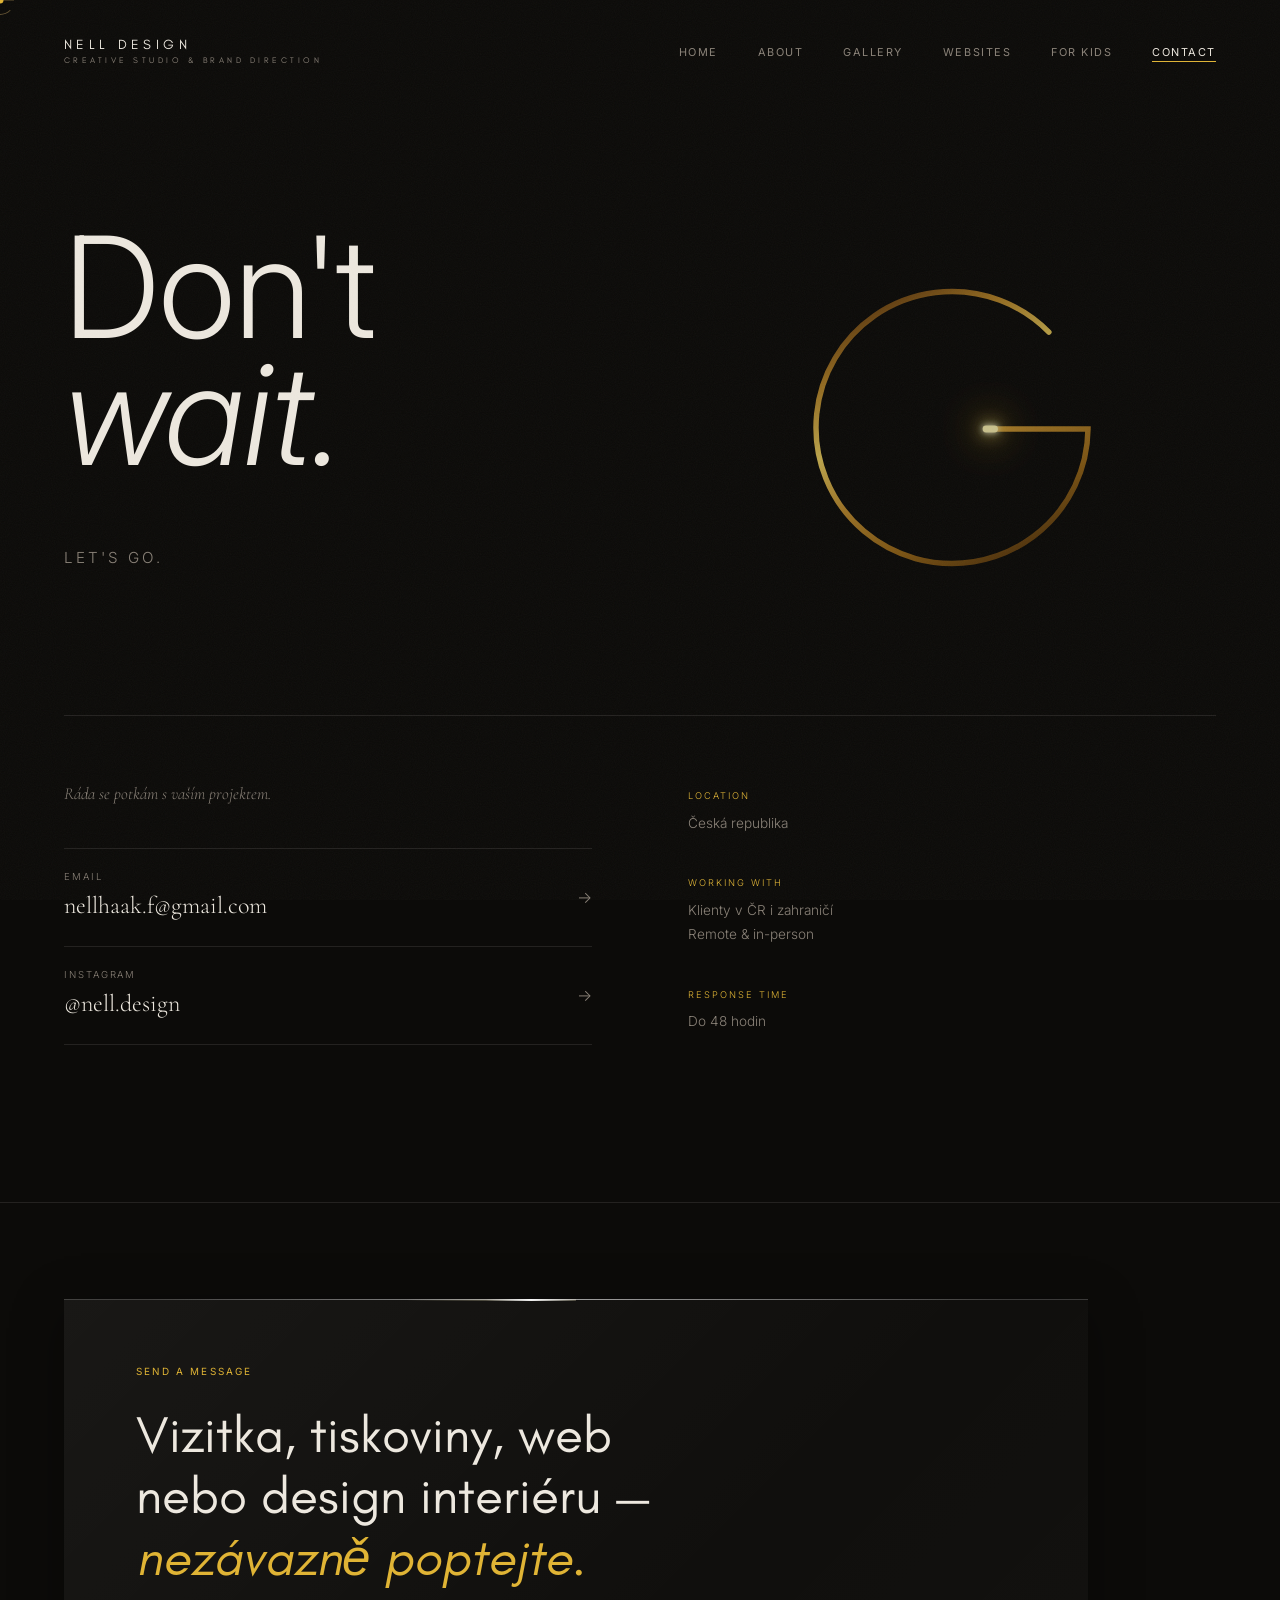
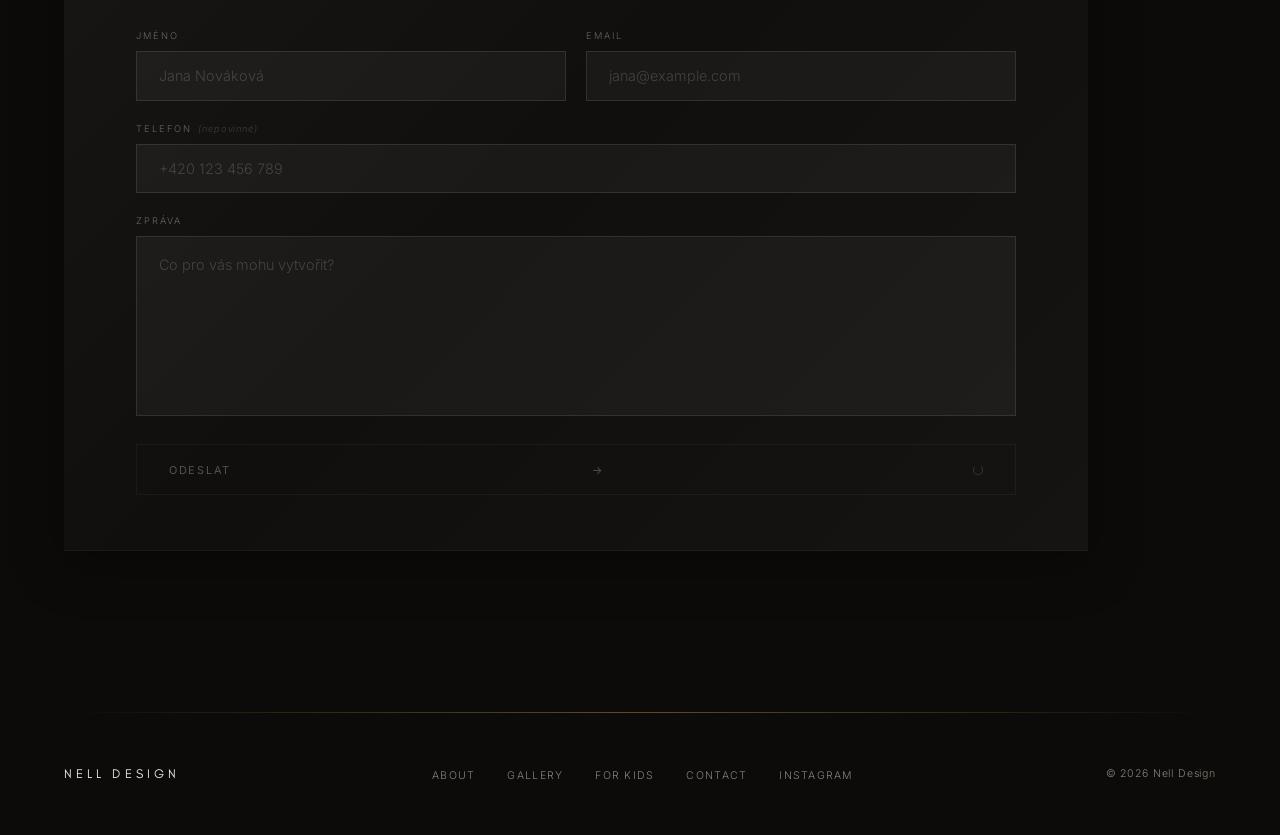
<file: contact.html>
<!DOCTYPE html>
<html lang="cs">
<head>
  <meta charset="UTF-8">
  <meta name="viewport" content="width=device-width, initial-scale=1.0">
  <title>Kontakt — Nell Design | Poptejte vizitky, letáky, web, grafický design</title>
  <meta name="description" content="Kontaktujte Nell Design studio. Nezávazná poptávka — vizitka, leták, plakát, banner, reklamní plachta, webové stránky, branding nebo design interiéru. Česká republika.">
  <meta name="keywords" content="poptávka grafický design, objednat vizitku, objednat leták, objednat plakát, objednat banner, reklamní plachta objednávka, tvorba webových stránek poptávka, branding poptávka, kontakt grafické studio, Nell Design kontakt">
  <meta name="author" content="Nell Haak — Nell Design">
  <meta name="robots" content="index, follow">
  <link rel="canonical" href="https://www.nelldesign.pro/contact.html">
  <!-- Open Graph -->
  <meta property="og:type" content="website">
  <meta property="og:url" content="https://www.nelldesign.pro/contact.html">
  <meta property="og:title" content="Kontakt — Nell Design | Poptejte grafický design">
  <meta property="og:description" content="Nezávazná poptávka — vizitka, leták, plakát, banner, reklamní plachta, webové stránky nebo branding. Nell Design studio.">
  <meta property="og:locale" content="cs_CZ">
  <meta property="og:site_name" content="Nell Design">
    <link rel="preconnect" href="https://fonts.googleapis.com">
  <link rel="preconnect" href="https://fonts.gstatic.com" crossorigin>
  <link rel="stylesheet" href="https://fonts.googleapis.com/css2?family=Cormorant+Garamond:ital,wght@0,300;0,400;0,500;0,600;1,300;1,400&family=Inter:wght@300;400;500&display=swap" media="print" onload="this.media='all'">
  <noscript><link rel="stylesheet" href="https://fonts.googleapis.com/css2?family=Cormorant+Garamond:ital,wght@0,300;0,400;0,500;0,600;1,300;1,400&family=Inter:wght@300;400;500&display=swap"></noscript>
  <link rel="stylesheet" href="style.css">
  <style>
    .contact-hero {
      min-height: 100svh;
      padding: 14rem 5vw 8rem;
      display: flex;
      flex-direction: column;
      justify-content: center;
      position: relative;
      overflow: hidden;
    }
    .contact-hero-top {
      display: grid;
      grid-template-columns: 1fr 1fr;
      gap: 6rem;
      align-items: center;
      margin-bottom: 5rem;
    }
    .contact-hero-deco {
      display: flex;
      align-items: center;
      justify-content: center;
    }
    @media (max-width: 768px) {
      .contact-hero-top { grid-template-columns: 1fr; gap: 2rem; }
      .contact-hero-deco { display: none; }
    }
    .contact-hero h1 {
      font-size: clamp(4rem, 11vw, 11rem);
      font-weight: 300;
      line-height: .9;
    }
    .hero-cz-reveal {
      display: block;
      font-size: 0.6rem;
      letter-spacing: 0.22em;
      text-transform: uppercase;
      color: var(--text-muted);
      margin-top: 1.2rem;
      opacity: 0;
      transform: translateY(-6px);
      transition: opacity .7s ease, transform .7s ease;
      pointer-events: none;
    }
    .hero-cz-reveal.revealed { opacity: 1; transform: translateY(0); pointer-events: auto; }
    .hero-sub-en {
      display: block;
      font-size: clamp(0.75rem, 1.2vw, 0.95rem);
      letter-spacing: 0.2em;
      text-transform: uppercase;
      color: var(--text-muted);
      margin-top: 2rem;
      margin-bottom: 4rem;
    }
    .contact-grid {
      display: grid;
      grid-template-columns: 1fr 1fr;
      gap: 6rem;
      padding-top: 4rem;
      border-top: 1px solid var(--border);
    }
    .contact-info-label {
      font-family: var(--serif);
      font-style: italic;
      font-size: clamp(0.9rem, 1.4vw, 1.05rem);
      color: var(--text-muted);
      margin-bottom: 2.5rem;
    }
    .contact-link-item {
      display: flex;
      align-items: center;
      justify-content: space-between;
      padding: 1.25rem 0;
      border-bottom: 1px solid var(--border);
      transition: color .3s;
    }
    .contact-link-item:first-of-type { border-top: 1px solid var(--border); }
    .contact-link-item:hover { color: var(--gold); }
    .contact-link-label {
      font-size: 0.6rem;
      letter-spacing: 0.2em;
      text-transform: uppercase;
      color: var(--text-muted);
    }
    .contact-link-value {
      font-family: var(--serif);
      font-size: clamp(1.1rem, 2vw, 1.5rem);
      font-weight: 300;
    }
    .contact-link-arrow { font-size: 1rem; color: var(--text-muted); transition: transform .3s; }
    .contact-link-item:hover .contact-link-arrow { transform: translateX(4px); color: var(--gold); }

    .contact-details-col { padding-top: .5rem; }
    .contact-detail {
      margin-bottom: 2.5rem;
    }
    .contact-detail span {
      font-size: 0.58rem;
      letter-spacing: 0.22em;
      text-transform: uppercase;
      color: var(--gold);
      display: block;
      margin-bottom: .5rem;
    }
    .contact-detail p {
      font-size: 0.85rem;
      color: var(--text-muted);
      line-height: 1.75;
    }

    /* Form section */
    .contact-form-section {
      padding: 6rem 5vw 10rem;
      border-top: 1px solid var(--border);
    }

    /* ── Glass panel + laser border ─────────────────────── */
    @property --la-form {
      syntax: '<angle>';
      initial-value: 0deg;
      inherits: false;
    }
    .contact-form-panel {
      position: relative;
      max-width: 64rem;
      padding: 4rem 4.5rem 3.5rem;
      /* Glass */
      background: linear-gradient(135deg,
        rgba(255,255,255,0.055) 0%,
        rgba(255,255,255,0.02)  50%,
        rgba(255,255,255,0.04)  100%
      );
      backdrop-filter: blur(28px);
      -webkit-backdrop-filter: blur(28px);
      box-shadow:
        0 12px 48px rgba(0,0,0,0.35),
        inset 0 1px 0 rgba(255,255,255,0.18),
        inset 0 -1px 0 rgba(255,255,255,0.04);
      overflow: hidden;
    }
    /* Laser — otáčí se po hraně panelu */
    .contact-form-panel::before {
      content: '';
      position: absolute;
      inset: 0;
      z-index: 0;
      pointer-events: none;
      padding: 1.5px;
      background: conic-gradient(
        from var(--la-form) at 50% 50%,
        transparent           0deg,
        transparent         338deg,
        rgba(255,245,200,0.25) 348deg,
        rgba(255,255,255,0.95) 354deg,
        rgba(255,245,200,0.25) 360deg
      );
      -webkit-mask:
        linear-gradient(#fff 0 0) content-box,
        linear-gradient(#fff 0 0);
      mask:
        linear-gradient(#fff 0 0) content-box,
        linear-gradient(#fff 0 0);
      -webkit-mask-composite: xor;
      mask-composite: exclude;
      animation: laserForm 6s linear infinite;
    }
    @keyframes laserForm { to { --la-form: 360deg; } }
    /* Statická tenká bílá linka na vrchu — glass shine */
    .contact-form-panel::after {
      content: '';
      position: absolute;
      top: 0; left: 8%; right: 8%;
      height: 1px;
      background: linear-gradient(90deg,
        transparent,
        rgba(255,255,255,0.5) 50%,
        transparent
      );
      pointer-events: none;
      z-index: 1;
    }
    /* Veškerý obsah panelu musí být nad laser vrstvou */
    .contact-form-panel > * { position: relative; z-index: 2; }

    .form-intro-text {
      font-family: var(--display);
      font-size: clamp(1.8rem, 4vw, 3.2rem);
      font-weight: 300;
      line-height: 1.2;
      margin-top: 1rem;
      margin-bottom: 2.5rem;
    }
    .form-intro-text em { font-style: italic; color: var(--gold); }

    /* ── Pole formuláře ─────────────────────────────────── */
    form { display: flex; flex-direction: column; gap: 1.25rem; }
    .form-row {
      display: grid;
      grid-template-columns: 1fr 1fr;
      gap: 1.25rem;
    }
    .form-field { display: flex; flex-direction: column; gap: 0.45rem; }
    .form-label {
      font-size: 0.58rem;
      letter-spacing: 0.22em;
      text-transform: uppercase;
      color: rgba(255,255,255,0.35);
    }
    .form-label .opt {
      color: rgba(255,255,255,0.18);
      font-style: italic;
      letter-spacing: 0.1em;
      text-transform: none;
      margin-left: 0.35rem;
    }
    .form-input {
      background: rgba(255,255,255,0.04);
      border: 1px solid rgba(255,255,255,0.1);
      padding: 0.95rem 1.4rem;
      color: var(--text);
      font-family: var(--sans);
      font-size: 0.9rem;
      font-weight: 300;
      outline: none;
      width: 100%;
      transition: border-color .3s, background .3s;
      -webkit-appearance: none;
    }
    .form-input:focus {
      border-color: rgba(255,255,255,0.28);
      background: rgba(255,255,255,0.07);
    }
    .form-input::placeholder { color: rgba(255,255,255,0.18); }
    textarea.form-input {
      resize: none;
      height: 180px;
      line-height: 1.8;
    }
    .btn-submit {
      background: none;
      border: 1px solid rgba(255,255,255,0.14);
      color: var(--text);
      font-family: var(--sans);
      font-size: 0.68rem;
      font-weight: 400;
      letter-spacing: 0.16em;
      text-transform: uppercase;
      padding: 1.1rem 2rem;
      display: flex;
      align-items: center;
      justify-content: space-between;
      width: 100%;
      margin-top: 0.5rem;
      transition: border-color .35s, color .35s, background .35s;
      cursor: pointer;
    }
    .btn-submit:hover:not(:disabled) {
      border-color: rgba(255,255,255,0.45);
      background: rgba(255,255,255,0.05);
    }
    .btn-submit:disabled { opacity: 0.3; cursor: not-allowed; }
    .btn-submit:disabled::after {
      content: '';
      display: inline-block;
      width: 10px; height: 10px;
      border: 1px solid var(--text-muted);
      border-top-color: transparent;
      border-radius: 50%;
      animation: spin .8s linear infinite;
      margin-left: .5rem;
    }
    @keyframes spin { to { transform: rotate(360deg); } }

    @media (max-width: 640px) {
      .form-row { grid-template-columns: 1fr; }
      .contact-form-panel { padding: 2.5rem 1.75rem 2rem; }
    }

    /* ── Form success toast ─────────────────────────── */
    .form-toast {
      position: fixed;
      inset: 0;
      z-index: 10000;
      display: flex;
      align-items: center;
      justify-content: center;
      background: rgba(12, 11, 9, 0.88);
      backdrop-filter: blur(14px);
      -webkit-backdrop-filter: blur(14px);
      opacity: 0;
      pointer-events: none;
      transition: opacity .5s ease;
    }
    .form-toast.show { opacity: 1; pointer-events: auto; }
    .form-toast-inner {
      position: relative;
      width: 420px;
      height: 420px;
      display: flex;
      align-items: center;
      justify-content: center;
    }
    @media (max-width: 480px) {
      .form-toast-inner { width: 310px; height: 310px; }
    }
    .form-toast-svg {
      position: absolute;
      inset: 0;
      width: 100%;
      height: 100%;
    }
    .form-toast-content {
      position: relative;
      text-align: center;
      padding: 0 2rem;
      z-index: 1;
    }
    .form-toast-title {
      font-family: var(--display);
      font-size: clamp(1.25rem, 3.5vw, 1.65rem);
      font-weight: 300;
      color: var(--text);
      line-height: 1.25;
    }
    .form-toast-title em { font-style: italic; }
    .form-toast-close {
      position: absolute;
      bottom: -3.5rem;
      left: 50%;
      transform: translateX(-50%);
      font-size: 0.58rem;
      letter-spacing: 0.22em;
      text-transform: uppercase;
      color: var(--text-muted);
      cursor: pointer;
      opacity: .6;
      transition: opacity .3s;
    }
    .form-toast-close:hover { opacity: 1; }

    @media (max-width: 768px) {
      .contact-hero h1 { margin-bottom: 3rem; }
      .contact-grid { grid-template-columns: 1fr; gap: 3rem; }
      .contact-form-section { grid-template-columns: 1fr; gap: 3.5rem; }
      .form-row { grid-template-columns: 1fr; gap: 1.75rem; }
    }
  </style>
</head>
<body>

  <div class="cursor" id="cursor"></div>
  <div class="cursor-ring" id="cursorRing"></div>

  <nav class="nav" id="nav">
    <a href="index.html" class="nav-logo"><span class="nav-logo-name">Nell Design</span><span class="nav-logo-sub">Creative Studio &amp; Brand Direction</span></a>
    <ul class="nav-links" id="navLinks">
      <li><a href="index.html">Home</a></li>
      <li><a href="about.html">About</a></li>
      <li><a href="galerie.html">Gallery</a></li>
      <li><a href="weby.html">Websites</a></li>
      <li><a href="kids.html">For Kids</a></li>
      <li><a href="contact.html" class="active">Contact</a></li>
    </ul>
    <button class="nav-toggle" id="navToggle" aria-label="Menu">
      <span></span><span></span>
    </button>
  </nav>

  <main id="main-content">

  <section class="contact-hero">
    <div class="contact-hero-top">
    <div data-reveal>
      <h1 id="contactHero">Don't<br><em>wait.</em></h1>
      <span class="hero-cz-reveal" id="contactCz">Nečekejte a napište mi.</span>
      <span class="hero-sub-en">Let's go.</span>
    </div>
    <div class="contact-hero-deco" aria-hidden="true">
      <svg class="deco-g" viewBox="0 0 200 200" xmlns="http://www.w3.org/2000/svg">
        <defs>
          <linearGradient id="deco-gold-c" x1="25%" y1="0%" x2="75%" y2="100%">
            <stop offset="0%"   stop-color="#6b4012"/>
            <stop offset="18%"  stop-color="#b88528"/>
            <stop offset="40%"  stop-color="#edd060"/>
            <stop offset="58%"  stop-color="#c49030"/>
            <stop offset="80%"  stop-color="#9a6818"/>
            <stop offset="100%" stop-color="#5a380e"/>
          </linearGradient>
          <filter id="deco-glow-c" x="-30%" y="-30%" width="160%" height="160%">
            <feGaussianBlur stdDeviation="4.5" result="blur"/>
            <feMerge><feMergeNode in="blur"/><feMergeNode in="SourceGraphic"/></feMerge>
          </filter>
        </defs>
        <path d="M 120 100 L 180 100 A 80 80 0 1 1 157 43"
              fill="none" stroke="url(#deco-gold-c)" stroke-width="3.2" stroke-linecap="round"/>
        <path class="g-laser-path" d="M 120 100 L 180 100 A 80 80 0 1 1 157 43"
              fill="none" stroke="rgba(255,245,180,0.95)" stroke-width="3.2"
              stroke-linecap="round" pointer-events="none"/>
        <g class="g-star" transform="translate(157, 43)" filter="url(#deco-glow-c)">
          <line x1="0" y1="-13" x2="0" y2="13" stroke="rgba(255,245,200,0.95)" stroke-width="1.2" stroke-linecap="round"/>
          <line x1="-13" y1="0" x2="13" y2="0" stroke="rgba(255,245,200,0.6)" stroke-width="0.7" stroke-linecap="round"/>
          <line x1="-8" y1="-8" x2="8" y2="8" stroke="rgba(255,245,200,0.4)" stroke-width="0.5" stroke-linecap="round"/>
          <line x1="8" y1="-8" x2="-8" y2="8" stroke="rgba(255,245,200,0.4)" stroke-width="0.5" stroke-linecap="round"/>
        </g>
      </svg>
    </div>
    </div>
    <div class="contact-grid" data-reveal data-delay="1">
      <div>
        <p class="contact-info-label">Ráda se potkám s vaším projektem.</p>
        <a href="mailto:nellhaak.f@gmail.com" class="contact-link-item">
          <div>
            <p class="contact-link-label">Email</p>
            <p class="contact-link-value">nellhaak.f@gmail.com</p>
          </div>
          <span class="contact-link-arrow">→</span>
        </a>
        <a href="https://www.instagram.com/nell_design.pro/" class="contact-link-item" target="_blank" rel="noopener">
          <div>
            <p class="contact-link-label">Instagram</p>
            <p class="contact-link-value">@nell.design</p>
          </div>
          <span class="contact-link-arrow">→</span>
        </a>
      </div>
      <div class="contact-details-col">
        <div class="contact-detail">
          <span>Location</span>
          <p>Česká republika</p>
        </div>
        <div class="contact-detail">
          <span>Working with</span>
          <p>Klienty v ČR i zahraničí<br>Remote &amp; in-person</p>
        </div>
        <div class="contact-detail">
          <span>Response time</span>
          <p>Do 48 hodin</p>
        </div>
      </div>
    </div>
  </section>

  <section class="contact-form-section">
    <div class="contact-form-panel" data-reveal>
      <span class="section-label">Send a message</span>
      <p class="form-intro-text">Vizitka, tiskoviny, web<br>nebo design interiéru —<br><em>nezávazně poptejte.</em></p>
      <form action="https://formsubmit.co/nellhaak.f@gmail.com" method="POST" id="contactForm">
        <input type="hidden" name="_subject" value="Nová zpráva z Nell Design webu">
        <input type="hidden" name="_captcha" value="false">
        <input type="hidden" name="_autoresponse" value="Dobrý den,

děkuji, že jste mě oslovili.

Vaše zpráva právě přistála v mém studiu a brzy se jí budu osobně věnovat. Každou poptávku čtu sama a na každou odpovídám individuálně – protože věřím, že stejně jako neexistují dvě stejné značky, neexistují ani dvě stejné spolupráce ;)

Ozvu se Vám co nejdříve, nejpozději do 2 pracovních dnů.

Těším se na Váš příběh.

Nell Haak
Nell Design

Design that works
Design with intent">
        <!-- Bot protection: honeypots -->
        <input type="text" name="_honey"  tabindex="-1" autocomplete="off" aria-hidden="true" style="position:absolute;left:-9999px;top:-9999px;opacity:0;height:0;width:0;z-index:-1;">
        <input type="text" name="website" tabindex="-1" autocomplete="off" aria-hidden="true" class="bot-trap" style="position:absolute;left:-9999px;top:-9999px;opacity:0;height:0;width:0;z-index:-1;">
        <input type="text" name="url"     tabindex="-1" autocomplete="off" aria-hidden="true" class="bot-trap" style="position:absolute;left:-9999px;top:-9999px;opacity:0;height:0;width:0;z-index:-1;">
        <input type="text" name="phone2"  tabindex="-1" autocomplete="off" aria-hidden="true" class="bot-trap" style="position:absolute;left:-9999px;top:-9999px;opacity:0;height:0;width:0;z-index:-1;">
        <input type="hidden" name="_ts" id="_ts">

        <!-- Jméno + Email -->
        <div class="form-row">
          <div class="form-field">
            <label class="form-label" for="fname">Jméno</label>
            <input class="form-input" type="text" name="name" id="fname"
              placeholder="Jana Nováková" autocomplete="name" required>
          </div>
          <div class="form-field">
            <label class="form-label" for="replyto">Email</label>
            <input class="form-input" type="email" name="_replyto" id="replyto"
              placeholder="jana@example.com" autocomplete="email" required>
          </div>
        </div>

        <!-- Telefon (nepovinné) -->
        <div class="form-field">
          <label class="form-label" for="phone">Telefon<span class="opt">(nepovinné)</span></label>
          <input class="form-input" type="tel" name="phone" id="phone"
            placeholder="+420 123 456 789" autocomplete="tel">
        </div>

        <!-- Zpráva -->
        <div class="form-field">
          <label class="form-label" for="message">Zpráva</label>
          <textarea class="form-input" id="message" name="message"
            placeholder="Co pro vás mohu vytvořit?" required></textarea>
        </div>

        <button type="submit" class="btn-submit" id="submitBtn" disabled aria-label="Odeslat zprávu">
          Odeslat <span>→</span>
        </button>
      </form>
    </div>
  </section>

  <!-- Form success toast -->
  <div class="form-toast" id="formToast">
    <div class="form-toast-inner">
      <svg class="form-toast-svg" viewBox="0 0 400 400" xmlns="http://www.w3.org/2000/svg">
        <defs>
          <linearGradient id="tg" x1="25%" y1="0%" x2="75%" y2="100%">
            <stop offset="0%"   stop-color="#6b4012"/>
            <stop offset="18%"  stop-color="#b88528"/>
            <stop offset="40%"  stop-color="#edd060"/>
            <stop offset="58%"  stop-color="#c49030"/>
            <stop offset="80%"  stop-color="#9a6818"/>
            <stop offset="100%" stop-color="#5a380e"/>
          </linearGradient>
          <filter id="tglow" x="-50%" y="-50%" width="200%" height="200%">
            <feGaussianBlur stdDeviation="8" result="b"/>
            <feMerge><feMergeNode in="b"/><feMergeNode in="SourceGraphic"/></feMerge>
          </filter>
          <!-- Orbit = the G arc only (no bar), laser stays on the line -->
          <path id="toast-orbit" d="M 240 200 L 360 200 A 160 160 0 1 1 314 86" fill="none"/>
        </defs>
        <!-- G shape: bar + arc -->
        <path d="M 240 200 L 360 200 A 160 160 0 1 1 314 86"
              fill="none" stroke="url(#tg)" stroke-width="2" stroke-linecap="round" opacity="0.75"/>
        <!-- Glow halo -->
        <circle r="14" fill="rgba(237,208,96,0.15)" filter="url(#tglow)">
          <animateMotion dur="5s" repeatCount="indefinite"><mpath href="#toast-orbit"/></animateMotion>
        </circle>
        <!-- Laser dot -->
        <circle r="3.5" fill="rgba(255,248,210,0.98)" filter="url(#tglow)">
          <animateMotion dur="5s" repeatCount="indefinite"><mpath href="#toast-orbit"/></animateMotion>
        </circle>
      </svg>
      <div class="form-toast-content">
        <p class="form-toast-title">Děkujeme,<br><em>váš email</em><br>byl odeslán.</p>
      </div>
      <span class="form-toast-close" id="formToastClose">kliknutím zavřete</span>
    </div>
  </div>

  </main>

  <footer>
    <span class="footer-logo">Nell Design</span>
    <ul class="footer-links">
      <li><a href="about.html">About</a></li>
      <li><a href="galerie.html">Gallery</a></li>
      <li><a href="kids.html">For Kids</a></li>
      <li><a href="contact.html">Contact</a></li>
      <li><a href="https://www.instagram.com/nell_design.pro/" target="_blank" rel="noopener">Instagram</a></li>
    </ul>
    <span class="footer-copy">© 2026 Nell Design</span>
  </footer>

  <script>
    const nav = document.getElementById('nav');
    window.addEventListener('scroll', () => nav.classList.toggle('scrolled', window.scrollY > 60), { passive: true });
    const toggle = document.getElementById('navToggle');
    const links  = document.getElementById('navLinks');
    toggle.addEventListener('click', () => {
      const navEl = document.getElementById('nav');
      const open = links.classList.toggle('open');
      toggle.classList.toggle('open', open);
      if (navEl) { navEl.style.backdropFilter = open ? 'none' : ''; navEl.style.webkitBackdropFilter = open ? 'none' : ''; }
      document.body.style.overflow = open ? 'hidden' : '';
    });
    links.querySelectorAll('a').forEach(a => a.addEventListener('click', () => {
      links.classList.remove('open'); toggle.classList.remove('open'); document.body.style.overflow = '';
    }));
    // Hover-reveal Czech — stays after first hover
    const contactHero = document.getElementById('contactHero');
    const contactCz   = document.getElementById('contactCz');
    if (contactHero && contactCz) {
      contactHero.addEventListener('mouseenter', () => contactCz.classList.add('revealed'), { once: true });
    }

    const ro = new IntersectionObserver(entries => {
      entries.forEach(e => { if (e.isIntersecting) { e.target.classList.add('visible'); ro.unobserve(e.target); } });
    }, { threshold: 0.06 });
    document.querySelectorAll('[data-reveal]').forEach(el => ro.observe(el));
    const cursor = document.getElementById('cursor');
    const ring   = document.getElementById('cursorRing');
    let mx = 0, my = 0, rx = 0, ry = 0;
    document.addEventListener('mousemove', e => { mx = e.clientX; my = e.clientY; });
    (function animCursor() {
      cursor.style.left = mx + 'px'; cursor.style.top = my + 'px';
      rx += (mx - rx) * .12; ry += (my - ry) * .12;
      ring.style.left = rx + 'px'; ring.style.top = ry + 'px';
      requestAnimationFrame(animCursor);
    })();
    document.querySelectorAll('a, button').forEach(el => {
      el.addEventListener('mouseenter', () => { cursor.classList.add('hover'); ring.classList.add('hover'); });
      el.addEventListener('mouseleave', () => { cursor.classList.remove('hover'); ring.classList.remove('hover'); });
    });

    // ── Bot protection setup ───────────────────────────────────
    const _pageLoad = Date.now();

    // Nastav timestamp do skrytého pole
    const _tsField = document.getElementById('_ts');
    if (_tsField) _tsField.value = _pageLoad;

    // Tlačítko je disabled — odblokuj ho až po 3 sekundách
    // (boti odesílají okamžitě, lidé potřebují čas na přečtení formuláře)
    const submitBtn = document.getElementById('submitBtn');
    setTimeout(() => {
      if (submitBtn) submitBtn.disabled = false;
    }, 3000);

    // ── Form AJAX submit ────────────────────────────────────────
    const contactForm = document.getElementById('contactForm');
    const toast = document.getElementById('formToast');
    const toastClose = document.getElementById('formToastClose');

    contactForm.addEventListener('submit', async (e) => {
      e.preventDefault();

      // VRSTVA 1: Časová kontrola — příliš rychlé odeslání = bot
      if (Date.now() - _pageLoad < 3000) return;

      // VRSTVA 2: Všechny honeypot kontroly
      const traps = contactForm.querySelectorAll('[name="_honey"], .bot-trap');
      for (const t of traps) { if (t.value) return; }

      // VRSTVA 3: Spam detekce — příliš mnoho URL v zprávě = spam
      const msgVal = (contactForm.querySelector('[name="message"]') || {}).value || '';
      const urlMatches = msgVal.match(/https?:\/\//gi) || [];
      if (urlMatches.length > 2) return;

      // Odeslání
      const btn = contactForm.querySelector('.btn-submit');
      btn.disabled = true;
      try {
        const res = await fetch(contactForm.action, {
          method: 'POST',
          body: new FormData(contactForm),
          headers: { 'Accept': 'application/json' }
        });
        if (res.ok || res.status === 200) {
          toast.classList.add('show');
          contactForm.reset();
          // Po resetu znovu zablokuj tlačítko
          if (submitBtn) submitBtn.disabled = true;
        } else {
          contactForm.submit();
        }
      } catch {
        contactForm.submit();
      } finally {
        btn.innerHTML = 'Odeslat <span>→</span>';
      }
    });

    function closeToast() { toast.classList.remove('show'); }
    toast.addEventListener('click', closeToast);
    toastClose.addEventListener('click', (e) => { e.stopPropagation(); closeToast(); });
    document.addEventListener('keydown', (e) => { if (e.key === 'Escape') closeToast(); });
  </script>

</body>
</html>
</file>
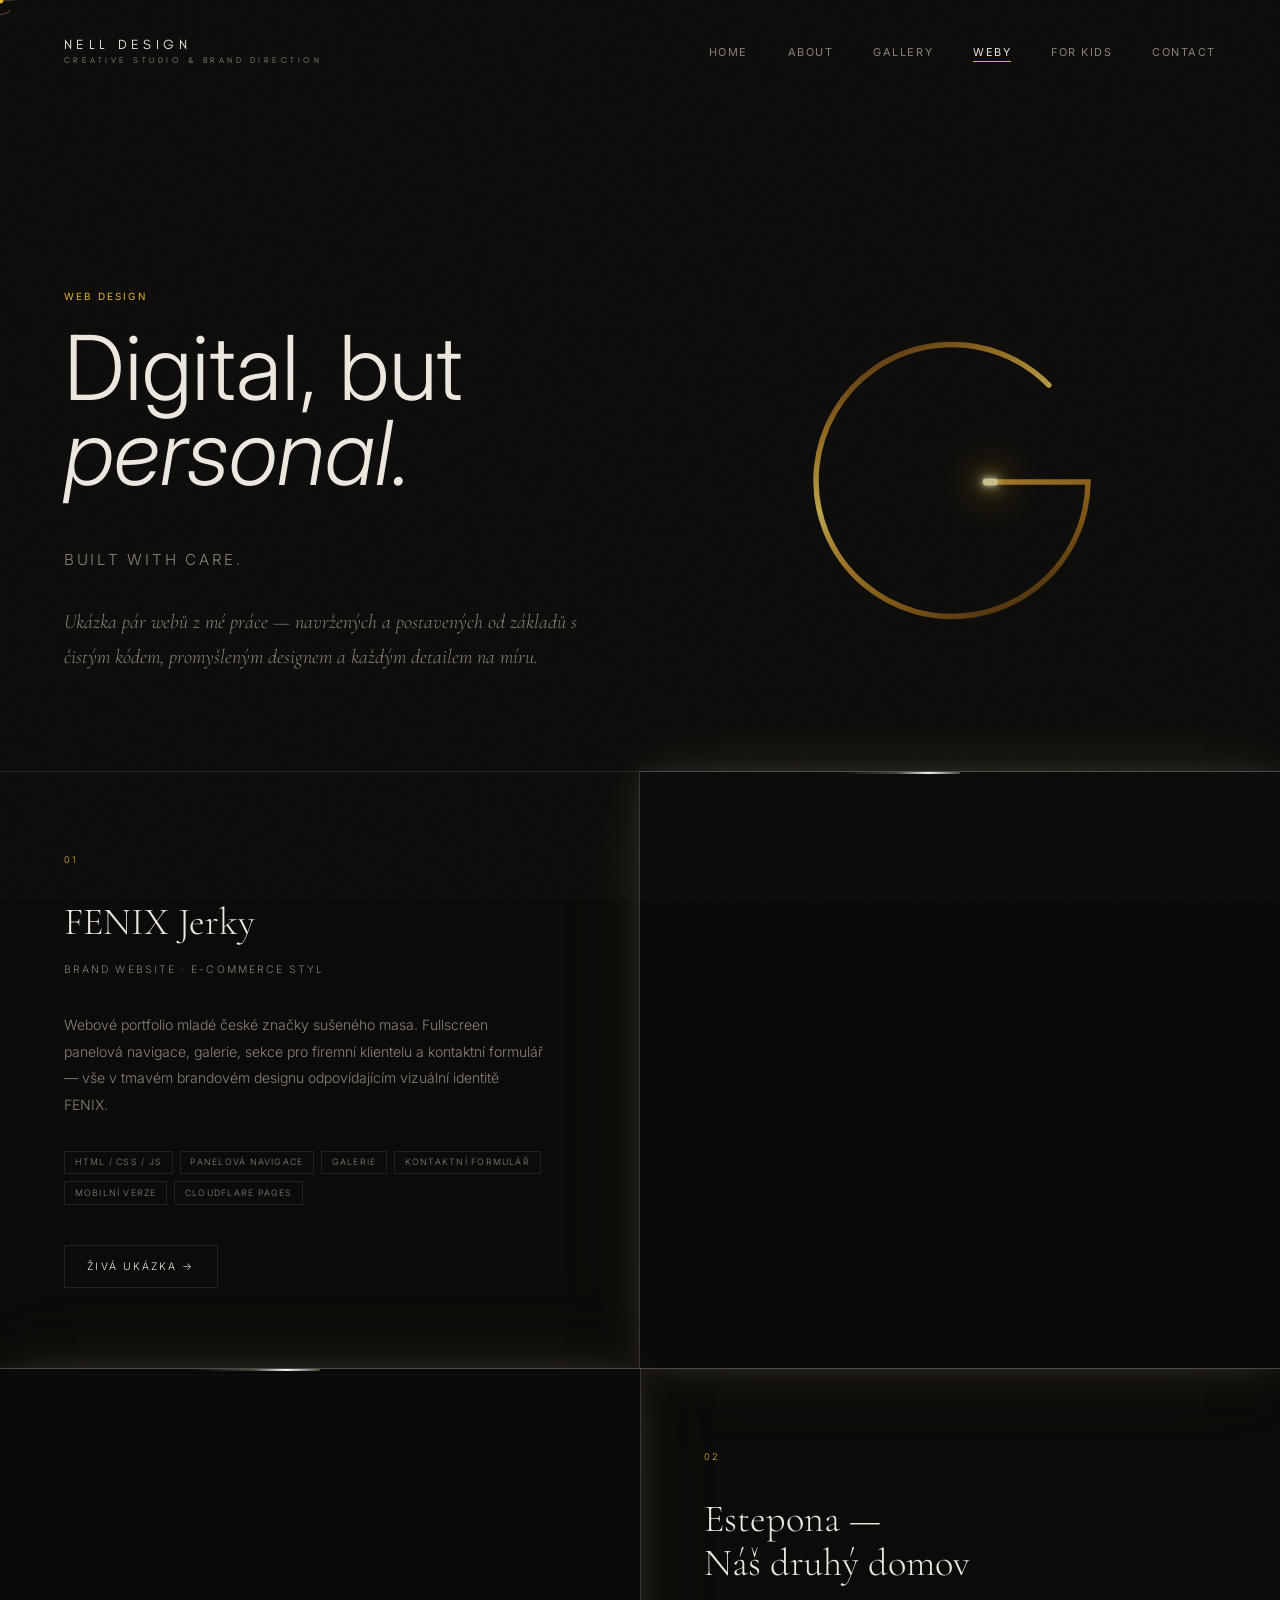
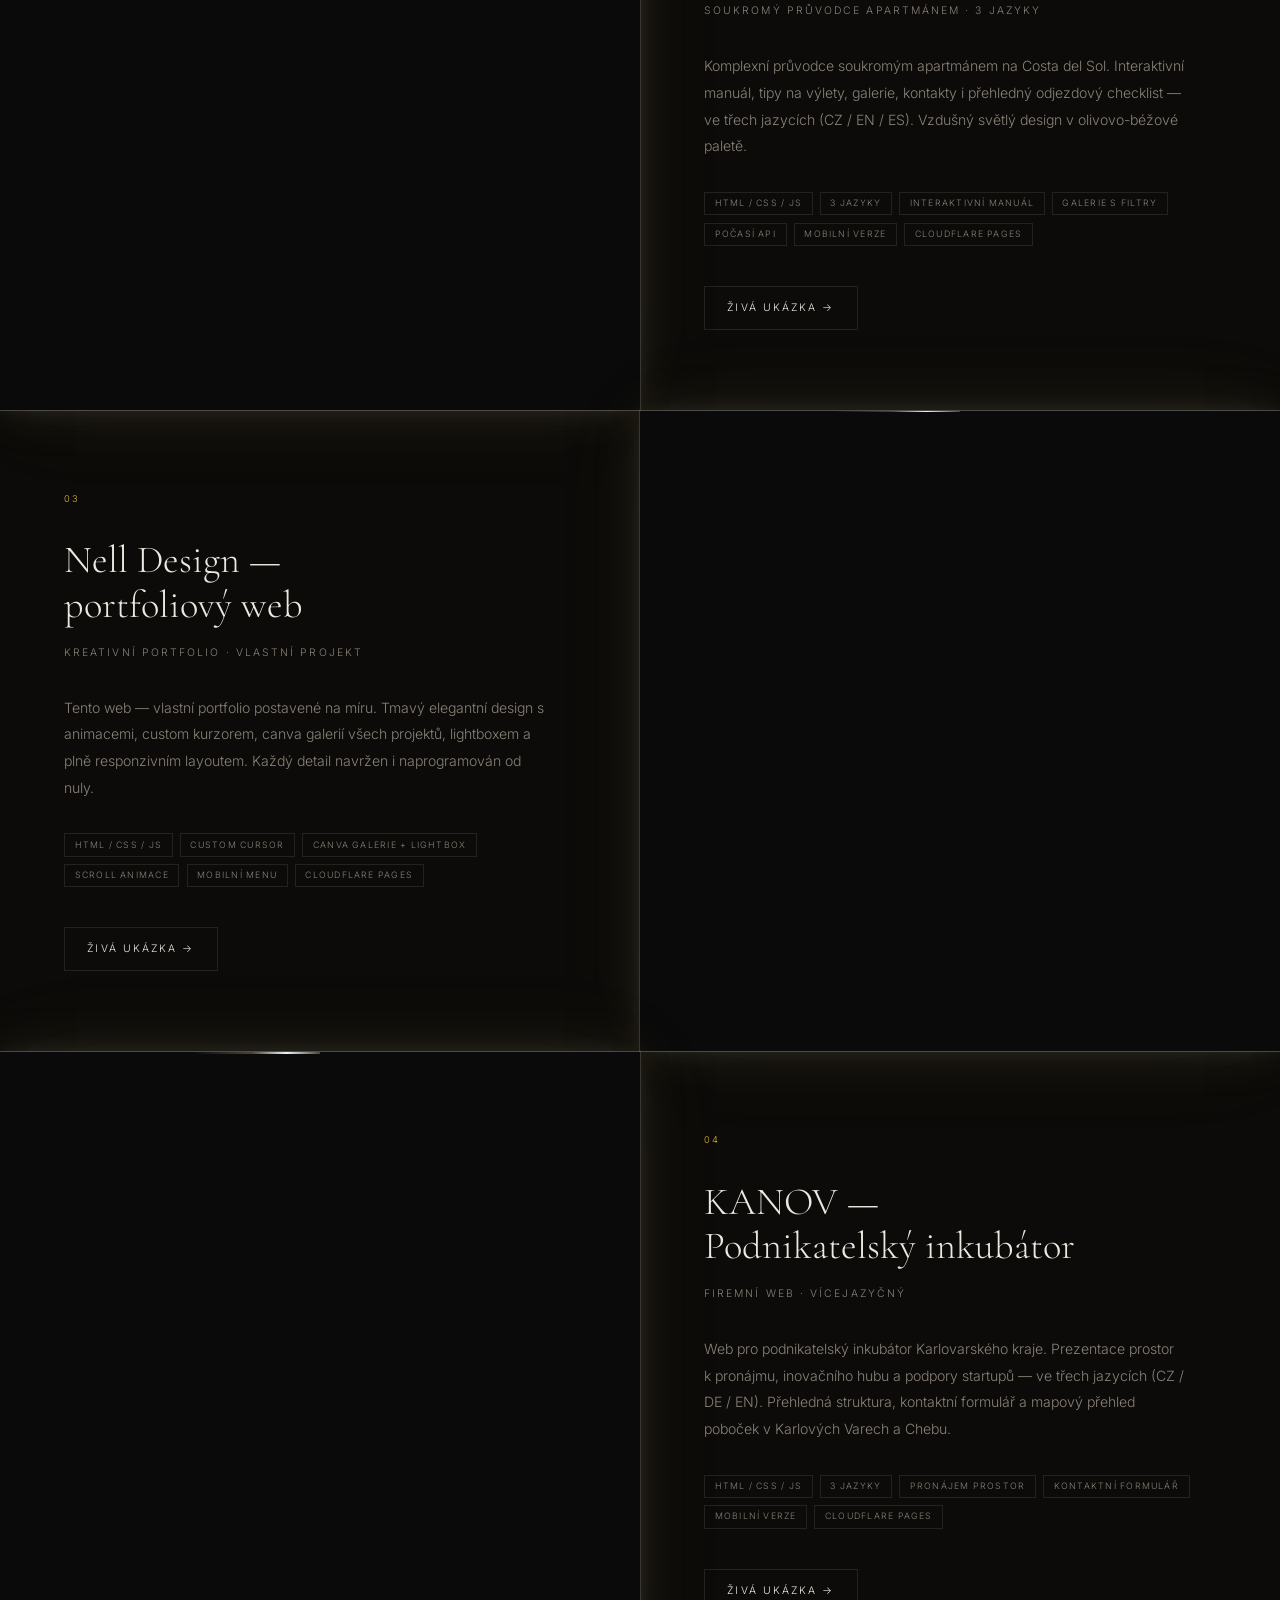
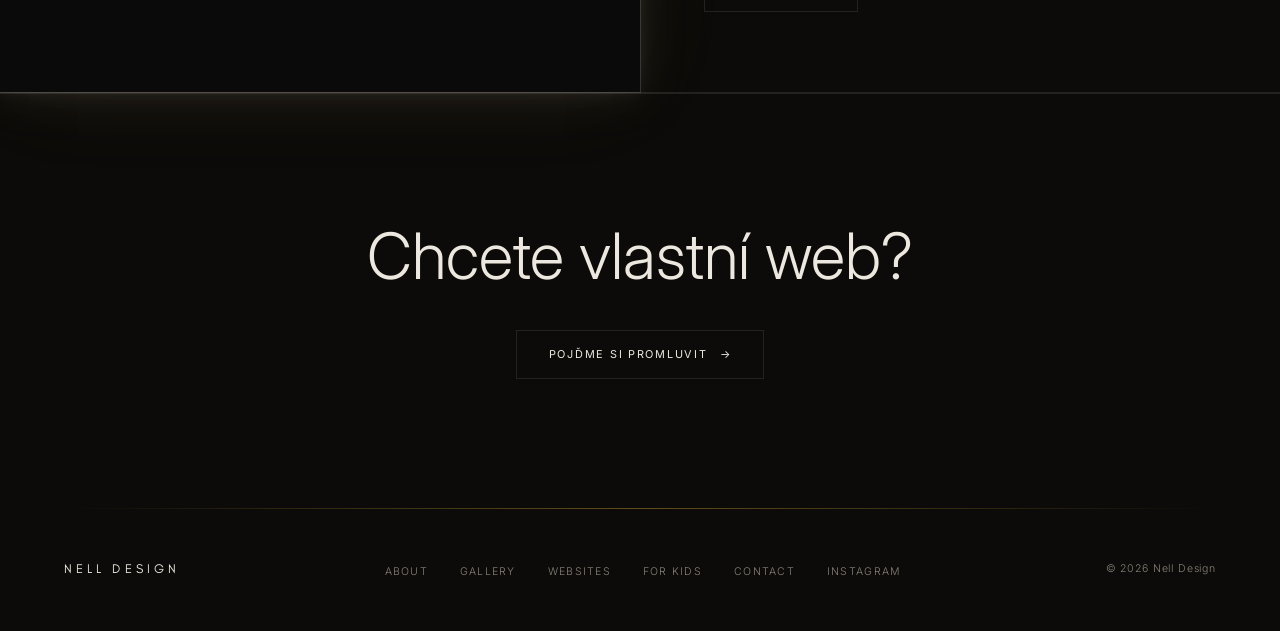
<file: weby.html>
<!DOCTYPE html>
<html lang="cs">
<head>
  <meta charset="UTF-8">
  <meta name="viewport" content="width=device-width, initial-scale=1.0">
  <title>Tvorba webových stránek — Nell Design | Web design na míru</title>
  <meta name="description" content="Tvorba webových stránek na míru. Portfolio weby, brandové weby, prezentační stránky. Moderní grafický design, mobilní verze, rychlé načítání. Nell Design studio.">
  <meta name="keywords" content="tvorba webových stránek, webové stránky na míru, web design, grafický design webu, portfolio web, brandový web, prezentační stránky, mobilní web, responsivní design, Nell Design">
  <meta name="author" content="Nell Haak — Nell Design">
  <meta name="robots" content="index, follow">
  <link rel="canonical" href="https://www.nelldesign.pro/weby.html">
  <!-- Open Graph -->
  <meta property="og:type" content="website">
  <meta property="og:url" content="https://www.nelldesign.pro/weby.html">
  <meta property="og:title" content="Tvorba webových stránek — Nell Design | Web design na míru">
  <meta property="og:description" content="Webové stránky navržené a postavené na míru. Portfolio, brandové a prezentační weby. Moderní design a mobilní verze.">
  <meta property="og:locale" content="cs_CZ">
  <meta property="og:site_name" content="Nell Design">
  <!-- Structured data -->
  <script type="application/ld+json">
  {
    "@context": "https://schema.org",
    "@type": "Service",
    "name": "Tvorba webových stránek",
    "provider": { "@type": "Organization", "name": "Nell Design", "url": "https://www.nelldesign.pro" },
    "description": "Tvorba webových stránek na míru — portfolio, brandové a prezentační weby. Moderní grafický design, responsivní layout.",
    "serviceType": "Tvorba webových stránek",
    "url": "https://www.nelldesign.pro/weby.html"
  }
  </script>
    <link rel="preconnect" href="https://fonts.googleapis.com">
  <link rel="preconnect" href="https://fonts.gstatic.com" crossorigin>
  <link rel="stylesheet" href="https://fonts.googleapis.com/css2?family=Cormorant+Garamond:ital,wght@0,300;0,400;0,500;0,600;1,300;1,400&family=Inter:wght@300;400;500&display=swap" media="print" onload="this.media='all'">
  <noscript><link rel="stylesheet" href="https://fonts.googleapis.com/css2?family=Cormorant+Garamond:ital,wght@0,300;0,400;0,500;0,600;1,300;1,400&family=Inter:wght@300;400;500&display=swap"></noscript>
  <link rel="stylesheet" href="style.css">
  <style>
    body { padding-top: 6rem; }

    .page-header {
      padding: 12rem 5vw 6rem;
      border-bottom: 1px solid var(--border);
      display: grid;
      grid-template-columns: 1fr 1fr;
      gap: 6rem;
      align-items: center;
    }
    .page-header .section-label { display: block; margin-bottom: 1.25rem; }
    .page-header h1 {
      font-size: clamp(3rem, 7vw, 6.5rem);
      font-weight: 300;
      line-height: .95;
      margin-bottom: 1rem;
    }
    .hero-sub-en {
      display: block;
      font-size: clamp(0.75rem, 1.2vw, 0.95rem);
      letter-spacing: 0.18em;
      text-transform: uppercase;
      color: var(--text-muted);
      margin-bottom: 2rem;
    }
    .hero-cz-reveal {
      display: block;
      font-size: 0.6rem;
      letter-spacing: 0.22em;
      text-transform: uppercase;
      color: var(--text-muted);
      margin-bottom: 1.25rem;
      opacity: 0;
      transform: translateY(-5px);
      transition: opacity .7s ease, transform .7s ease;
      pointer-events: none;
    }
    .hero-cz-reveal.revealed {
      opacity: 1;
      transform: translateY(0);
      pointer-events: auto;
    }
    .page-header p {
      font-family: var(--serif);
      font-size: clamp(1rem, 1.6vw, 1.25rem);
      font-style: italic;
      color: var(--text-muted);
      max-width: 36rem;
      line-height: 1.75;
    }
    .page-header-deco {
      display: flex;
      align-items: center;
      justify-content: center;
    }
    @media (max-width: 768px) {
      .page-header { grid-template-columns: 1fr; gap: 2rem; padding: 13rem 5vw 4rem; }
      .page-header-deco { display: none; }
      .web-project { grid-template-columns: 1fr !important; direction: ltr !important; }
      .web-project:nth-child(even) { direction: ltr; }
      .web-preview { min-height: 56vw; }
      .web-info { padding: 2.5rem 5vw 3rem; }
      .web-tags { flex-wrap: wrap; }
      .web-cta { padding: 5rem 5vw; }
    }

    /* ── Project sections ── */
    .web-project {
      display: grid;
      grid-template-columns: 1fr 1fr;
      border-bottom: 1px solid var(--border);
    }
    .web-preview {
      min-height: 55vh;
    }
    .web-project:nth-child(even) { direction: rtl; }
    .web-project:nth-child(even) > * { direction: ltr; }

    /* Preview pane */
    .web-preview {
      position: relative;
      overflow: hidden;
      background: #080808;
    }

    /* ── Single iframe preview ── */

    /* Animovaná custom property pro laser */
    @property --la {
      syntax: '<angle>';
      initial-value: 0deg;
      inherits: false;
    }

    .web-preview {
      /* Statická bílá záře kolem rámu */
      box-shadow:
        0 0 0 1px rgba(255,255,255,0.13),
        0 0 18px rgba(255,255,255,0.07),
        0 0 50px rgba(200,180,120,0.10),
        0 0 100px rgba(200,180,120,0.05);
    }

    /* Laser — světelný bod cestující po obvodu */
    .web-preview::before {
      content: '';
      position: absolute;
      inset: 0;
      z-index: 20;
      pointer-events: none;
      padding: 1.5px;
      background: conic-gradient(
        from var(--la) at 50% 50%,
        transparent        0deg,
        transparent      338deg,
        rgba(255,245,200,0.25) 348deg,
        rgba(255,255,255,0.95) 354deg,
        rgba(255,245,200,0.25) 360deg
      );
      -webkit-mask:
        linear-gradient(#fff 0 0) content-box,
        linear-gradient(#fff 0 0);
      mask:
        linear-gradient(#fff 0 0) content-box,
        linear-gradient(#fff 0 0);
      -webkit-mask-composite: xor;
      mask-composite: exclude;
      animation: laserBorder 4s linear infinite;
    }
    @keyframes laserBorder {
      to { --la: 360deg; }
    }

    .site-preview-wrap {
      position: absolute;
      inset: 0;
      overflow: hidden;
      background: #0a0a0a;
    }
    .site-preview-wrap iframe {
      position: absolute;
      top: 0;
      left: 0;
      width: 1400px;
      border: none;
      pointer-events: none;
      transform-origin: top left;
      display: block;
    }

    /* Info pane */
    .web-info {
      padding: 5rem 5vw;
      display: flex;
      flex-direction: column;
      justify-content: center;
    }
    .web-num {
      font-size: .58rem;
      letter-spacing: .25em;
      color: var(--gold);
      display: block;
      margin-bottom: 2rem;
    }
    .web-info h2 {
      font-family: var(--serif);
      font-size: clamp(1.6rem, 3vw, 2.8rem);
      font-weight: 300;
      line-height: 1.15;
      margin-bottom: 1rem;
    }
    .web-info .web-type {
      font-size: .65rem;
      letter-spacing: .2em;
      text-transform: uppercase;
      color: var(--text-muted);
      margin-bottom: 2rem;
    }
    .web-info p {
      font-size: .88rem;
      line-height: 1.9;
      color: var(--text-muted);
      margin-bottom: 2rem;
      max-width: 30rem;
    }
    .web-tags {
      display: flex;
      flex-wrap: wrap;
      gap: .45rem;
      margin-bottom: 2.5rem;
    }
    .web-tag {
      font-size: .55rem;
      letter-spacing: .14em;
      text-transform: uppercase;
      padding: .2rem .6rem;
      border: 1px solid var(--border);
      color: var(--text-muted);
    }
    .web-link {
      display: inline-flex;
      align-items: center;
      gap: .75rem;
      font-size: .65rem;
      letter-spacing: .2em;
      text-transform: uppercase;
      color: var(--text);
      border: 1px solid var(--border);
      padding: .75rem 1.4rem;
      transition: border-color .3s, color .3s;
      align-self: flex-start;
    }
    .web-link:hover { border-color: var(--gold); color: var(--gold); }

    /* CTA */
    .web-cta {
      padding: 8rem 5vw;
      text-align: center;
      border-top: 1px solid var(--border);
    }
    .web-cta h2 {
      font-size: clamp(2rem, 5vw, 4.5rem);
      font-weight: 300;
      margin-bottom: 2.5rem;
      line-height: 1.05;
    }

    @media (max-width: 900px) {
      .web-project { grid-template-columns: 1fr; min-height: auto; direction: ltr !important; }
      .web-preview { aspect-ratio: 16/9; min-height: 280px; }
      .web-info { padding: 3rem 5vw; }
    }
  </style>
</head>
<body>

  <div class="cursor" id="cursor"></div>
  <div class="cursor-ring" id="cursorRing"></div>

  <nav class="nav" id="nav">
    <a href="index.html" class="nav-logo"><span class="nav-logo-name">Nell Design</span><span class="nav-logo-sub">Creative Studio &amp; Brand Direction</span></a>
    <ul class="nav-links" id="navLinks">
      <li><a href="index.html">Home</a></li>
      <li><a href="about.html">About</a></li>
      <li><a href="galerie.html">Gallery</a></li>
      <li><a href="weby.html" class="active">Weby</a></li>
      <li><a href="kids.html">For Kids</a></li>
      <li><a href="contact.html">Contact</a></li>
    </ul>
    <button class="nav-toggle" id="navToggle" aria-label="Menu"><span></span><span></span></button>
  </nav>

  <main id="main-content">

  <header class="page-header">
    <div data-reveal>
      <span class="section-label">Web Design</span>
      <h1 id="webyHero">Digital, but<br><em>personal.</em></h1>
      <span class="hero-cz-reveal" id="webyCz">Digitální, ale osobní.</span>
      <span class="hero-sub-en">Built with care.</span>
      <p>Ukázka pár webů z mé práce — navržených a postavených od základů s čistým kódem, promyšleným designem a každým detailem na míru.</p>
    </div>
    <div class="page-header-deco" data-reveal data-delay="2">
      <svg class="deco-g" viewBox="0 0 200 200" xmlns="http://www.w3.org/2000/svg" aria-hidden="true">
        <defs>
          <linearGradient id="deco-gold-w" x1="25%" y1="0%" x2="75%" y2="100%">
            <stop offset="0%"   stop-color="#6b4012"/>
            <stop offset="18%"  stop-color="#b88528"/>
            <stop offset="40%"  stop-color="#edd060"/>
            <stop offset="58%"  stop-color="#c49030"/>
            <stop offset="80%"  stop-color="#9a6818"/>
            <stop offset="100%" stop-color="#5a380e"/>
          </linearGradient>
          <filter id="deco-glow-w" x="-30%" y="-30%" width="160%" height="160%">
            <feGaussianBlur stdDeviation="4.5" result="blur"/>
            <feMerge><feMergeNode in="blur"/><feMergeNode in="SourceGraphic"/></feMerge>
          </filter>
        </defs>
        <path d="M 120 100 L 180 100 A 80 80 0 1 1 157 43"
              fill="none" stroke="url(#deco-gold-w)" stroke-width="3.2" stroke-linecap="round"/>
        <path class="g-laser-path" d="M 120 100 L 180 100 A 80 80 0 1 1 157 43"
              fill="none" stroke="rgba(255,245,180,0.95)" stroke-width="3.2"
              stroke-linecap="round" pointer-events="none"/>
        <g class="g-star" transform="translate(157, 43)" filter="url(#deco-glow-w)">
          <line x1="0" y1="-13" x2="0" y2="13" stroke="rgba(255,245,200,0.95)" stroke-width="1.2" stroke-linecap="round"/>
          <line x1="-13" y1="0" x2="13" y2="0" stroke="rgba(255,245,200,0.6)" stroke-width="0.7" stroke-linecap="round"/>
          <line x1="-8" y1="-8" x2="8" y2="8" stroke="rgba(255,245,200,0.4)" stroke-width="0.5" stroke-linecap="round"/>
          <line x1="8" y1="-8" x2="-8" y2="8" stroke="rgba(255,245,200,0.4)" stroke-width="0.5" stroke-linecap="round"/>
        </g>
      </svg>
    </div>
  </header>

  <!-- ══ 01 FENIX JERKY ══ -->
  <article class="web-project" data-reveal>
    <div class="web-preview">
      <div class="site-preview-wrap" id="p-fenix-main"></div>
    </div>
    <div class="web-info">
      <span class="web-num">01</span>
      <h2>FENIX Jerky</h2>
      <p class="web-type">Brand website · e-commerce styl</p>
      <p>Webové portfolio mladé české značky sušeného masa. Fullscreen panelová navigace, galerie, sekce pro firemní klientelu a kontaktní formulář — vše v tmavém brandovém designu odpovídajícím vizuální identitě FENIX.</p>
      <div class="web-tags">
        <span class="web-tag">HTML / CSS / JS</span>
        <span class="web-tag">Panelová navigace</span>
        <span class="web-tag">Galerie</span>
        <span class="web-tag">Kontaktní formulář</span>
        <span class="web-tag">Mobilní verze</span>
        <span class="web-tag">Cloudflare Pages</span>
      </div>
      <a href="https://www-fenix.pages.dev/" target="_blank" rel="noopener" class="web-link">
        Živá ukázka →
      </a>
    </div>
  </article>

  <!-- ══ 02 ESTEPONA ══ -->
  <article class="web-project" data-reveal>
    <div class="web-preview">
      <div class="site-preview-wrap" id="p-step-main"></div>
    </div>
    <div class="web-info">
      <span class="web-num">02</span>
      <h2>Estepona —<br>Náš druhý domov</h2>
      <p class="web-type">Soukromý průvodce apartmánem · 3 jazyky</p>
      <p>Komplexní průvodce soukromým apartmánem na Costa del Sol. Interaktivní manuál, tipy na výlety, galerie, kontakty i přehledný odjezdový checklist — ve třech jazycích (CZ / EN / ES). Vzdušný světlý design v olivovo-béžové paletě.</p>
      <div class="web-tags">
        <span class="web-tag">HTML / CSS / JS</span>
        <span class="web-tag">3 jazyky</span>
        <span class="web-tag">Interaktivní manuál</span>
        <span class="web-tag">Galerie s filtry</span>
        <span class="web-tag">Počasí API</span>
        <span class="web-tag">Mobilní verze</span>
        <span class="web-tag">Cloudflare Pages</span>
      </div>
      <a href="https://www-estepona.pages.dev/" target="_blank" rel="noopener" class="web-link">
        Živá ukázka →
      </a>
    </div>
  </article>

  <!-- ══ 03 NELL DESIGN ══ -->
  <article class="web-project" data-reveal>
    <div class="web-preview">
      <div class="site-preview-wrap" id="p-nell-main"></div>
    </div>
    <div class="web-info">
      <span class="web-num">03</span>
      <h2>Nell Design —<br>portfoliový web</h2>
      <p class="web-type">Kreativní portfolio · vlastní projekt</p>
      <p>Tento web — vlastní portfolio postavené na míru. Tmavý elegantní design s animacemi, custom kurzorem, canva galerií všech projektů, lightboxem a plně responzivním layoutem. Každý detail navržen i naprogramován od nuly.</p>
      <div class="web-tags">
        <span class="web-tag">HTML / CSS / JS</span>
        <span class="web-tag">Custom cursor</span>
        <span class="web-tag">Canva galerie + lightbox</span>
        <span class="web-tag">Scroll animace</span>
        <span class="web-tag">Mobilní menu</span>
        <span class="web-tag">Cloudflare Pages</span>
      </div>
      <a href="https://www-nelldesign.pages.dev/" target="_blank" rel="noopener" class="web-link">
        Živá ukázka →
      </a>
    </div>
  </article>

  <!-- ══ 04 KANOV ══ -->
  <article class="web-project" data-reveal>
    <div class="web-preview">
      <div class="site-preview-wrap" id="p-kanov-main"></div>
    </div>
    <div class="web-info">
      <span class="web-num">04</span>
      <h2>KANOV —<br>Podnikatelský inkubátor</h2>
      <p class="web-type">Firemní web · vícejazyčný</p>
      <p>Web pro podnikatelský inkubátor Karlovarského kraje. Prezentace prostor k pronájmu, inovačního hubu a podpory startupů — ve třech jazycích (CZ / DE / EN). Přehledná struktura, kontaktní formulář a mapový přehled poboček v Karlových Varech a Chebu.</p>
      <div class="web-tags">
        <span class="web-tag">HTML / CSS / JS</span>
        <span class="web-tag">3 jazyky</span>
        <span class="web-tag">Pronájem prostor</span>
        <span class="web-tag">Kontaktní formulář</span>
        <span class="web-tag">Mobilní verze</span>
        <span class="web-tag">Cloudflare Pages</span>
      </div>
      <a href="https://www-kanov.pages.dev/" target="_blank" rel="noopener" class="web-link">
        Živá ukázka →
      </a>
    </div>
  </article>

  <section class="web-cta">
    <div data-reveal>
      <h2>Chcete vlastní web?</h2>
      <a href="contact.html" class="btn">Pojďme si promluvit <span class="btn-arrow">→</span></a>
    </div>
  </section>

  </main>

  <footer>
    <span class="footer-logo">Nell Design</span>
    <ul class="footer-links">
      <li><a href="about.html">About</a></li>
      <li><a href="galerie.html">Gallery</a></li>
      <li><a href="weby.html">Websites</a></li>
      <li><a href="kids.html">For Kids</a></li>
      <li><a href="contact.html">Contact</a></li>
      <li><a href="https://www.instagram.com/nell_design.pro/" target="_blank" rel="noopener">Instagram</a></li>
    </ul>
    <span class="footer-copy">© 2026 Nell Design</span>
  </footer>

  <script>
    /* ── Nav ── */
    const nav    = document.getElementById('nav');
    const toggle = document.getElementById('navToggle');
    const links  = document.getElementById('navLinks');
    window.addEventListener('scroll', () => nav.classList.toggle('scrolled', window.scrollY > 60), { passive: true });
    toggle.addEventListener('click', () => {
      const navEl = document.getElementById('nav');
      const open = links.classList.toggle('open');
      toggle.classList.toggle('open', open);
      if (navEl) { navEl.style.backdropFilter = open ? 'none' : ''; navEl.style.webkitBackdropFilter = open ? 'none' : ''; }
      document.body.style.overflow = open ? 'hidden' : '';
    });
    links.querySelectorAll('a').forEach(a => a.addEventListener('click', () => {
      links.classList.remove('open'); toggle.classList.remove('open'); document.body.style.overflow = '';
    }));

    /* ── Hover-reveal Czech subtitle — stays after first hover ── */
    const webyHero = document.getElementById('webyHero');
    const webyCz   = document.getElementById('webyCz');
    if (webyHero && webyCz) {
      webyHero.addEventListener('mouseenter', () => webyCz.classList.add('revealed'), { once: true });
    }

    /* ── Reveal ── */
    const ro = new IntersectionObserver(entries => {
      entries.forEach(e => { if (e.isIntersecting) { e.target.classList.add('visible'); ro.unobserve(e.target); } });
    }, { threshold: 0.06 });
    document.querySelectorAll('[data-reveal]').forEach(el => ro.observe(el));

    /* ── Custom cursor ── */
    const cursor = document.getElementById('cursor');
    const ring   = document.getElementById('cursorRing');
    let mx = 0, my = 0, rx = 0, ry = 0;
    document.addEventListener('mousemove', e => { mx = e.clientX; my = e.clientY; });
    (function animCursor() {
      cursor.style.left = mx + 'px'; cursor.style.top = my + 'px';
      rx += (mx - rx) * .12; ry += (my - ry) * .12;
      ring.style.left = rx + 'px'; ring.style.top = ry + 'px';
      requestAnimationFrame(animCursor);
    })();
    document.querySelectorAll('a, button').forEach(el => {
      el.addEventListener('mouseenter', () => { cursor.classList.add('hover'); ring.classList.add('hover'); });
      el.addEventListener('mouseleave', () => { cursor.classList.remove('hover'); ring.classList.remove('hover'); });
    });

    /* ── Site iframe previews — iframe fills container exactly ── */
    (function initPreviews() {
      const urls = [
        { id: 'p-fenix-main', url: 'https://www-fenix.pages.dev/' },
        { id: 'p-step-main',  url: 'https://www-estepona.pages.dev/' },
        { id: 'p-nell-main',  url: 'https://www-nelldesign.pages.dev/' },
        { id: 'p-kanov-main', url: 'https://www-kanov.pages.dev/' },
      ];

      urls.forEach(({ id, url }) => {
        const el = document.getElementById(id);
        if (!el) return;

        const ifr = document.createElement('iframe');
        ifr.src = url;
        ifr.title = 'preview';
        ifr.setAttribute('loading', 'lazy');
        ifr.style.cssText =
          'width:1400px;border:none;pointer-events:none;' +
          'position:absolute;top:0;left:0;transform-origin:top left;';
        el.appendChild(ifr);

        function apply() {
          const scale = el.offsetWidth / 1400;
          // Výška iframe = přesně výška containeru dělená scale → iframe zaplní container bez mezer
          const h = Math.ceil(el.offsetHeight / scale);
          ifr.style.height = h + 'px';
          ifr.style.transform = `scale(${scale})`;
        }

        apply();
        window.addEventListener('resize', apply, { passive: true });
      });
    })();
  </script>
</body>
</html>
</file>
<file: style.css>
/* ============================================================
   NELL DESIGN — Global Stylesheet
   ============================================================ */

/* Google Fonts loaded via <link> in HTML for non-blocking rendering */

@font-face {
  font-family: 'Glacial Indifference';
  src: url('glacial-indifference/GlacialIndifference-Regular.otf') format('opentype');
  font-weight: 400;
  font-style: normal;
  font-display: swap;
}
@font-face {
  font-family: 'Glacial Indifference';
  src: url('glacial-indifference/GlacialIndifference-Italic.otf') format('opentype');
  font-weight: 400;
  font-style: italic;
  font-display: swap;
}
@font-face {
  font-family: 'Glacial Indifference';
  src: url('glacial-indifference/GlacialIndifference-Bold.otf') format('opentype');
  font-weight: 700;
  font-style: normal;
  font-display: swap;
}

/* ─── Tokens ─── */
:root {
  --bg:         #0c0b09;
  --bg-alt:     #131210;
  --border:     #242220;
  --text:       #ede8df;
  --text-muted: #8a8278; /* lightened for WCAG AA 4.5:1 contrast */
  --gold:       #e0b435;
  --serif:   'Cormorant Garamond', Georgia, serif;
  --sans:    'Inter', system-ui, -apple-system, sans-serif;
  --display: 'Glacial Indifference', sans-serif;
  --ease:    cubic-bezier(0.16, 1, 0.3, 1);
}

/* ─── Reset ─── */
*, *::before, *::after { box-sizing: border-box; margin: 0; padding: 0; }
html { scroll-behavior: smooth; -webkit-text-size-adjust: 100%; }
body {
  background: var(--bg);
  color: var(--text);
  font-family: var(--sans);
  font-weight: 300;
  line-height: 1.7;
  overflow-x: hidden;
  animation: pageFade .7s var(--ease) both;
}
@keyframes pageFade {
  from { opacity: 0.001; }
  to   { opacity: 1; }
}
img { display: block; max-width: 100%; height: auto; }
a { color: inherit; text-decoration: none; }

/* ─── Custom cursor (desktop only) ─── */
@media (hover: hover) {
  * { cursor: none !important; }
}
.cursor {
  position: fixed;
  width: 7px;
  height: 7px;
  background: var(--gold);
  border-radius: 50%;
  pointer-events: none;
  z-index: 9999;
  transform: translate(-50%, -50%);
  transition: transform .25s var(--ease);
}
.cursor-ring {
  position: fixed;
  width: 30px;
  height: 30px;
  border: 1px solid rgba(184, 151, 90, 0.5);
  border-right-color: transparent;
  border-radius: 50%;
  pointer-events: none;
  z-index: 9998;
  transform: translate(-50%, -50%);
  transition: width .4s var(--ease), height .4s var(--ease), left .12s linear, top .12s linear;
}
.cursor-ring::after {
  content: '';
  position: absolute;
  right: 0;
  top: 50%;
  transform: translateY(-50%);
  width: 42%;
  height: 1px;
  background: rgba(184, 151, 90, 0.5);
}
.cursor.hover { transform: translate(-50%, -50%) scale(2.5); }
.cursor-ring.hover { width: 50px; height: 50px; }
@media (hover: none) {
  .cursor, .cursor-ring { display: none; }
}

/* ─── Navigation ─── */
.nav {
  position: fixed;
  inset: 0 0 auto 0;
  z-index: 200;
  padding: 2.25rem 5vw;
  display: flex;
  justify-content: space-between;
  align-items: center;
  transition: padding .5s var(--ease), background .5s var(--ease), border-color .5s var(--ease);
  border-bottom: 1px solid transparent;
}
.nav.scrolled {
  padding: 1.25rem 5vw;
  background: rgba(12, 11, 9, 0.93);
  backdrop-filter: blur(18px);
  -webkit-backdrop-filter: blur(18px);
  border-color: var(--border);
}
.nav-logo {
  font-family: var(--display);
  font-weight: 400;
  text-transform: uppercase;
  transition: opacity .3s;
  display: flex;
  flex-direction: column;
  line-height: 1.25;
  gap: 0.12rem;
}
.nav-logo:hover { opacity: .65; }
.nav-logo-name {
  font-size: 0.85rem;
  letter-spacing: 0.32em;
}
.nav-logo-sub {
  font-size: 0.52rem;
  letter-spacing: 0.42em;
  color: var(--text-muted);
}
@media (max-width: 768px) {
  /* Hide sub-tagline on mobile — keeps nav compact so hamburger stays clickable */
  .nav-logo-sub { display: none; }
}
.nav-links {
  display: flex;
  gap: 2.5rem;
  list-style: none;
}
.nav-links a {
  font-size: 0.68rem;
  font-weight: 400;
  letter-spacing: 0.14em;
  text-transform: uppercase;
  color: var(--text-muted);
  transition: color .3s;
  position: relative;
}
.nav-links a::after {
  content: '';
  position: absolute;
  bottom: -3px;
  left: 0; width: 0;
  height: 1px;
  background: var(--gold);
  transition: width .4s var(--ease);
}
.nav-links a:hover { color: var(--text); }
.nav-links a:hover::after,
.nav-links a.active::after { width: 100%; }
.nav-links a.active { color: var(--text); }

/* Mobile toggle */
.nav-toggle {
  display: none;
  background: none;
  border: none;
  flex-direction: column;
  gap: 5px;
  z-index: 300;
  position: relative;
  /* Larger touch target for mobile */
  padding: 14px 10px;
  margin: -14px -10px;
  touch-action: manipulation;
  cursor: pointer;
}
.nav-toggle span {
  display: block;
  width: 22px;
  height: 1px;
  background: var(--text);
  transition: transform .4s var(--ease), opacity .3s;
}
.nav-toggle.open span:first-child { transform: translateY(3px) rotate(45deg); }
.nav-toggle.open span:last-child  { transform: translateY(-3px) rotate(-45deg); }

/* ─── Reveal animation ─── */
[data-reveal] {
  opacity: 0;
  transform: translateY(26px);
  transition: opacity 1s var(--ease), transform 1s var(--ease);
}
[data-reveal].visible { opacity: 1; transform: none; }
[data-reveal][data-delay="1"] { transition-delay: .12s; }
[data-reveal][data-delay="2"] { transition-delay: .24s; }
[data-reveal][data-delay="3"] { transition-delay: .38s; }
[data-reveal][data-delay="4"] { transition-delay: .52s; }

/* ─── Marquee ─── */
.marquee-wrap {
  overflow: hidden;
  border-top: 1px solid var(--border);
  border-bottom: 1px solid var(--border);
  padding: 1.1rem 0;
}
.marquee-track {
  display: flex;
  white-space: nowrap;
  animation: marquee 32s linear infinite;
  will-change: transform;
}
.marquee-track span {
  font-family: var(--serif);
  font-size: clamp(0.8rem, 1.1vw, 0.95rem);
  font-style: italic;
  letter-spacing: 0.06em;
  color: var(--text-muted);
  padding: 0 2rem;
  flex-shrink: 0;
}
.marquee-track span.dot {
  color: var(--gold);
  padding: 0;
  font-style: normal;
}
@keyframes marquee {
  from { transform: translateX(0); }
  to   { transform: translateX(-50%); }
}

/* ─── Section label ─── */
.section-label {
  font-size: 0.62rem;
  font-weight: 400;
  letter-spacing: 0.22em;
  text-transform: uppercase;
  color: var(--gold);
  display: block;
  margin-bottom: 1.5rem;
}

/* ─── Placeholder image ─── */
.img-placeholder {
  width: 100%;
  background: var(--bg-alt);
  border: 1px solid var(--border);
  display: block;
}

/* ─── Button ─── */
.btn {
  display: inline-flex;
  align-items: center;
  gap: .75rem;
  font-size: 0.68rem;
  font-weight: 400;
  letter-spacing: 0.16em;
  text-transform: uppercase;
  color: var(--text);
  border: 1px solid var(--border);
  padding: 0.9rem 2rem;
  transition: border-color .35s, color .35s, gap .35s;
}
.btn:hover { border-color: var(--gold); color: var(--gold); gap: 1.25rem; }
.btn-arrow { transition: transform .35s; }
.btn:hover .btn-arrow { transform: translateX(4px); }

/* ─── Footer ─── */
footer {
  padding: 3rem 5vw;
  border-top: 1px solid var(--border);
  display: flex;
  justify-content: space-between;
  align-items: center;
  gap: 2rem;
  flex-wrap: wrap;
}
.footer-logo {
  font-family: var(--display);
  font-size: 0.8rem;
  font-weight: 400;
  letter-spacing: 0.32em;
  text-transform: uppercase;
}
.footer-copy {
  font-size: 0.66rem;
  letter-spacing: 0.08em;
  color: var(--text-muted);
}
.footer-links {
  display: flex;
  gap: 2rem;
  list-style: none;
}
.footer-links a {
  font-size: 0.66rem;
  letter-spacing: 0.12em;
  text-transform: uppercase;
  color: var(--text-muted);
  transition: color .3s;
}
.footer-links a:hover { color: var(--text); }

/* ─── Decorative Brand G (Rolex gleam) ─── */
.deco-g {
  width: min(38vw, 340px);
  height: auto;
  display: block;
  opacity: 0.78;
}
.deco-g-abs {
  position: absolute;
  right: 6vw;
  top: 50%;
  transform: translateY(-44%);
  pointer-events: none;
  z-index: 0;
}
.g-star {
  opacity: 0;
  animation: g-star-flash 9s ease-in-out infinite 2.5s;
}
@keyframes g-star-flash {
  0%   { opacity: 0; }
  3%   { opacity: 1; }
  7%   { opacity: 0; }
  100% { opacity: 0; }
}
@media (max-width: 768px) {
  .deco-g {
    width: min(42vw, 180px);
    opacity: 0.55;
  }
  .deco-g-abs {
    right: 2vw;
    top: auto;
    bottom: 3rem;
    transform: none;
  }
}

/* ─── G laser — light travels along the G stroke ─── */
.g-laser-path {
  stroke-dasharray: 5 495;
  stroke-dashoffset: 0;
  stroke-width: 4;
  animation: gLaser 4s linear infinite;
  filter:
    drop-shadow(0 0 2px rgba(255,255,220,1))
    drop-shadow(0 0 5px rgba(255,235,120,0.95))
    drop-shadow(0 0 12px rgba(255,200,50,0.8))
    drop-shadow(0 0 22px rgba(255,180,30,0.45));
}
@keyframes gLaser {
  from { stroke-dashoffset: 0; }
  to   { stroke-dashoffset: -500; }
}

/* ─── Luxury accents ─── */

/* Film grain — adds depth and richness like premium print */
body::after {
  content: '';
  position: fixed;
  inset: 0;
  z-index: 9997;
  pointer-events: none;
  opacity: 0.038;
  background-image: url("data:image/svg+xml,%3Csvg xmlns='http://www.w3.org/2000/svg' width='300' height='300'%3E%3Cfilter id='g'%3E%3CfeTurbulence type='fractalNoise' baseFrequency='0.78' numOctaves='4' stitchTiles='stitch'/%3E%3C/filter%3E%3Crect width='300' height='300' filter='url(%23g)'/%3E%3C/svg%3E");
  background-size: 250px 250px;
}

/* Gold gradient dividers — marquee strip */
.marquee-wrap {
  border-top-color: transparent;
  border-bottom-color: transparent;
  position: relative;
}
.marquee-wrap::before,
.marquee-wrap::after {
  content: '';
  position: absolute;
  left: 0; right: 0;
  height: 1px;
  background: linear-gradient(90deg,
    transparent 0%,
    rgba(224,180,53,0.45) 50%,
    transparent 100%);
  pointer-events: none;
}
.marquee-wrap::before { top: 0; }
.marquee-wrap::after  { bottom: 0; }

/* Gold gradient divider — footer */
footer {
  border-top-color: transparent;
  position: relative;
}
footer::before {
  content: '';
  position: absolute;
  top: 0; left: 5vw; right: 5vw;
  height: 1px;
  background: linear-gradient(90deg,
    transparent 0%,
    rgba(224,180,53,0.4) 50%,
    transparent 100%);
  pointer-events: none;
}

/* ─── Responsive ─── */
@media (max-width: 768px) {
  /* Mobile perf: faster page entrance (improves FCP/LCP) */
  body { animation-duration: 0.2s; }
  /* Disable main-thread laser animation on mobile */
  .g-laser-path { animation: none; }

  .nav { padding: 1.5rem 5vw; }
  .nav.scrolled { padding: 1rem 5vw; }
  .nav-links {
    display: flex;
    position: fixed;
    inset: 0;
    z-index: 9000;
    background: #0c0b09;
    flex-direction: column;
    align-items: center;
    justify-content: center;
    gap: 2.5rem;
    opacity: 0;
    pointer-events: none;
    transition: opacity .4s var(--ease);
  }
  .nav-links.open { opacity: 1; pointer-events: auto; }
  /* backdrop-filter na .nav.scrolled by way jako containing block pro fixed child —
     zrušíme ho, když je menu otevřené */
  .nav:has(.nav-links.open) {
    backdrop-filter: none !important;
    -webkit-backdrop-filter: none !important;
  }
  .nav-links a {
    font-family: var(--serif);
    font-size: 1.3rem;
    letter-spacing: 0.15em;
    color: var(--text);
  }
  .nav-toggle { display: flex; }
  footer { flex-direction: column; text-align: center; gap: 1.5rem; }
  .footer-links { justify-content: center; }
}
</file>
